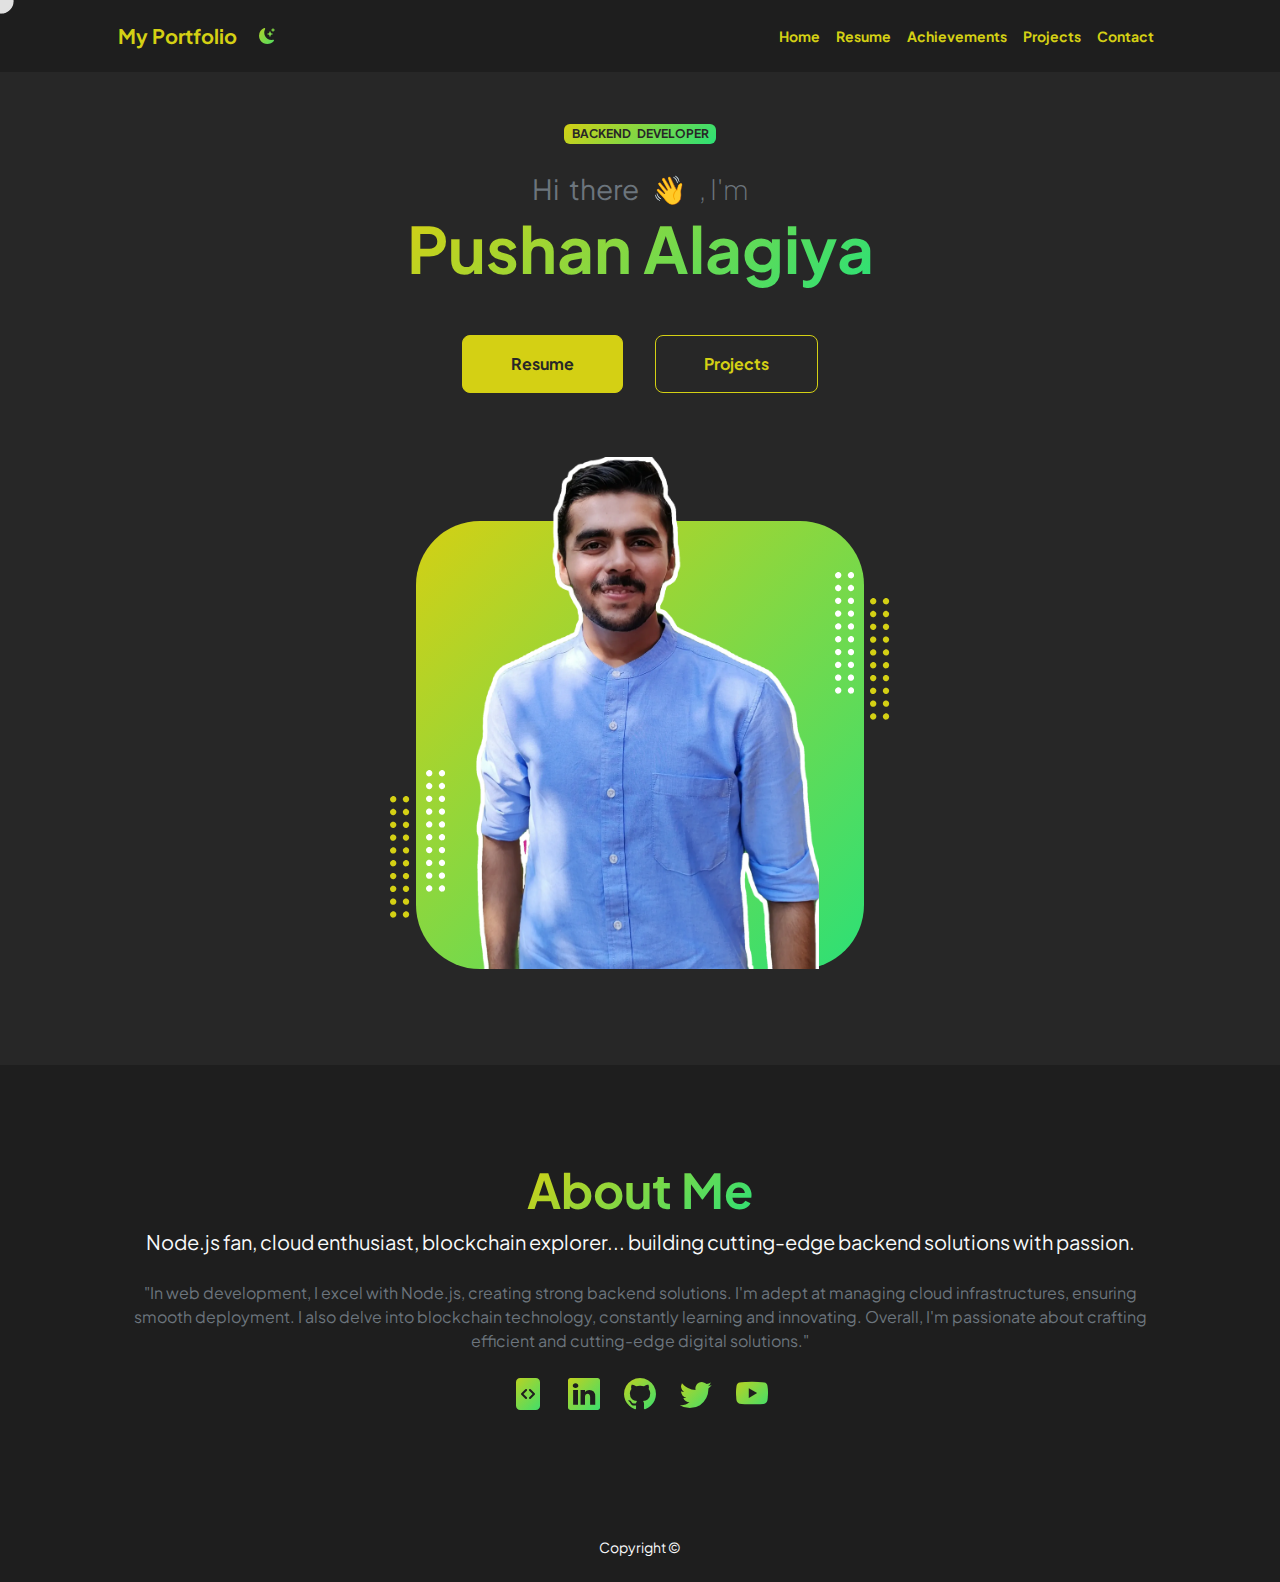
<file: index.html>
<!DOCTYPE html>
<html lang="en">
  <head>
    <meta charset="utf-8" />
    <meta
      name="viewport"
      content="width=device-width, initial-scale=1, shrink-to-fit=no"
    />
    <meta
      name="google-site-verification"
      content="fssZF9jqXUfTCFFUgXvzD3GDM-6fsUcs8nzeJsVhnwI"
    />
    <meta
      name="keywords"
      content="Pushan, Alagiya, Portfoio, NodeJS Portfolio, NodeJS Developer, Blockchain "
    />
    <meta name="description" content="Pushan Alagiya Portfolio" />
    <meta property="og:title" content="Portfolio | Pushan Alagiya" />
    <meta property="og:type" content="website" />
    <meta property="og:url" content="https://pushan-alagiya.github.io/" />
    <title>My portfolio</title>

    <!-- icon-->
    <link rel="icon" type="image/x-icon" href="assets/profile.png" />

    <link rel="stylesheet" href="css/loader.css" />

    <!-- Custom Google font-->
    <link rel="preconnect" href="https://fonts.googleapis.com" />
    <link rel="preconnect" href="https://fonts.gstatic.com" crossorigin />

    <link
      href="https://fonts.googleapis.com/css2?family=Plus+Jakarta+Sans:wght@100;200;300;400;500;600;700;800;900&amp;display=swap"
      rel="stylesheet"
    />

    <!-- Bootstrap icons-->
    <link
      href="https://cdn.jsdelivr.net/npm/bootstrap-icons@1.8.1/font/bootstrap-icons.css"
      rel="stylesheet"
    />

    <!-- amimate -->
    <link
      rel="stylesheet"
      href="https://cdnjs.cloudflare.com/ajax/libs/animate.css/4.1.1/animate.min.css"
    />

    <!-- Core theme CSS (includes Bootstrap)-->
    <link class="corecss" href="css/styles.css" rel="stylesheet" />

    <!-- Bootstrap core JS-->
    <script src="https://cdn.jsdelivr.net/npm/bootstrap@5.2.3/dist/js/bootstrap.bundle.min.js"></script>

    <!-- Core theme JS-->
    <script src="/js/scripts.js"></script>
  </head>

  <body class="d-flex flex-column h-100">
    <div
      id="loadOverlay"
      style="
        background-color: rgb(54, 54, 54);
        position: absolute;
        top: 0px;
        left: 0px;
        width: 100%;
        height: 100%;
        z-index: 2000;
      "
    >
      <div
        style="
          display: flex;
          width: 100%;
          height: 100%;
          margin: auto;
          align-items: center;
          color: white;
          justify-content: center;
          font-size: 24px;
          font-weight: bold; /* Optionally make it bold */
          animation: pulse 1s infinite alternate; /* Add animation */
        "
      >
        <div class="loading-spinner">
          <div class="dot"></div>
          <div class="dot"></div>
          <div class="dot"></div>
        </div>
      </div>
    </div>
    <main class="flex-shrink-0">
      <!-- Navigation-->
      <nav class="navbar navbar-expand-lg navbar-light bg-white py-3">
        <div class="container px-5">
          <a class="navbar-brand" href="index.html"
            ><span class="fw-bolder text-primary">My Portfolio</span></a
          >
          <button class="text-gradient night-toggler">
            <i class="bi bi-moon-stars-fill"></i>
          </button>
          <button
            class="navbar-toggler"
            type="button"
            data-bs-toggle="collapse"
            data-bs-target="#navbarSupportedContent"
            aria-controls="navbarSupportedContent"
            aria-expanded="false"
            aria-label="Toggle navigation"
          >
            <span class="navbar-toggler-icon"></span>
          </button>
          <div class="collapse navbar-collapse" id="navbarSupportedContent">
            <ul class="navbar-nav ms-auto mb-2 mb-lg-0 small fw-bolder">
              <li class="nav-item">
                <a class="nav-link" href="index.html">Home</a>
              </li>
              <li class="nav-item">
                <a class="nav-link" href="resume.html">Resume</a>
              </li>
              <li class="nav-item">
                <a class="nav-link" href="certificates.html">Achievements</a>
              </li>
              <li class="nav-item">
                <a class="nav-link" href="projects.html">Projects</a>
              </li>
              <li class="nav-item">
                <a class="nav-link" href="contact.html">Contact</a>
              </li>
            </ul>
          </div>
        </div>
      </nav>

      <!-- Header-->
      <header class="py-5">
        <div class="container px-5 pb-5">
          <div class="row gx-5 align-items-center">
            <div class="col-xxl-5">
              <!-- Header text content-->
              <div class="text-center text-xxl-start">
                <div
                  class="badge bg-gradient-primary-to-secondary text-white mb-4 animate__animated animate__fadeInDown animate__faster"
                >
                  <div class="text-uppercase">Backend &nbsp; Developer</div>
                </div>
                <div
                  class="fs-3 fw-light text-muted animate__animated animate__fadeInLeft animate__faster"
                >
                  <b> Hi&nbsp; there </b> &nbsp; 👋 &nbsp; , I'm
                </div>
                <h1
                  class="display-3 fw-bolder mb-5 animate__animated animate__fadeInUp animate__faster"
                >
                  <span class="text-gradient d-inline">Pushan Alagiya</span>
                </h1>
                <div
                  class="d-grid gap-3 d-sm-flex justify-content-sm-center justify-content-xxl-start mb-3"
                >
                  <a
                    class="btn btn-primary btn-lg px-5 py-3 me-sm-3 fs-6 fw-bolder animate__animated animate__fadeInLeft animate__faster"
                    href="resume.html"
                    >Resume</a
                  >
                  <a
                    class="btn btn-outline-dark btn-lg px-5 py-3 fs-6 fw-bolder animate__animated animate__fadeInRight animate__faster"
                    href="projects.html"
                    >Projects</a
                  >
                </div>
              </div>
            </div>
            <div class="col-xxl-7">
              <!-- Header profile picture-->
              <div class="d-flex justify-content-center mt-5 mt-xxl-0">
                <div class="profile bg-gradient-primary-to-secondary">
                  <img
                    class="profile-img noinverseimgages animate__animated animate__fadeIn animate__faster"
                    src="assets/Profile photo/profile_final.webp"
                    alt="..."
                  />

                  <div class="dots-1">
                    <!-- SVG Dots-->
                    <svg
                      version="1.1"
                      xmlns="http://www.w3.org/2000/svg"
                      xmlns:xlink="http://www.w3.org/1999/xlink"
                      x="0px"
                      y="0px"
                      viewBox="0 0 191.6 1215.4"
                      style="enable-background: new 0 0 191.6 1215.4"
                      xml:space="preserve"
                    >
                      <g
                        transform="translate(0.000000,1280.000000) scale(0.100000,-0.100000)"
                      >
                        <path
                          d="M227.7,12788.6c-105-35-200-141-222-248c-43-206,163-412,369-369c155,32,275,190,260,339c-11,105-90,213-190,262        C383.7,12801.6,289.7,12808.6,227.7,12788.6z"
                        ></path>
                        <path
                          d="M1507.7,12788.6c-151-50-253-216-222-362c25-119,136-230,254-255c194-41,395,142,375,339c-11,105-90,213-190,262        C1663.7,12801.6,1569.7,12808.6,1507.7,12788.6z"
                        ></path>
                        <path
                          d="M227.7,11508.6c-105-35-200-141-222-248c-43-206,163-412,369-369c155,32,275,190,260,339c-11,105-90,213-190,262        C383.7,11521.6,289.7,11528.6,227.7,11508.6z"
                        ></path>
                        <path
                          d="M1507.7,11508.6c-151-50-253-216-222-362c25-119,136-230,254-255c194-41,395,142,375,339c-11,105-90,213-190,262        C1663.7,11521.6,1569.7,11528.6,1507.7,11508.6z"
                        ></path>
                        <path
                          d="M227.7,10228.6c-105-35-200-141-222-248c-43-206,163-412,369-369c155,32,275,190,260,339c-11,105-90,213-190,262        C383.7,10241.6,289.7,10248.6,227.7,10228.6z"
                        ></path>
                        <path
                          d="M1507.7,10228.6c-105-35-200-141-222-248c-43-206,163-412,369-369c155,32,275,190,260,339c-11,105-90,213-190,262        C1663.7,10241.6,1569.7,10248.6,1507.7,10228.6z"
                        ></path>
                        <path
                          d="M227.7,8948.6c-105-35-200-141-222-248c-43-206,163-412,369-369c155,32,275,190,260,339c-11,105-90,213-190,262        C383.7,8961.6,289.7,8968.6,227.7,8948.6z"
                        ></path>
                        <path
                          d="M1507.7,8948.6c-105-35-200-141-222-248c-43-206,163-412,369-369c155,32,275,190,260,339c-11,105-90,213-190,262        C1663.7,8961.6,1569.7,8968.6,1507.7,8948.6z"
                        ></path>
                        <path
                          d="M227.7,7668.6c-105-35-200-141-222-248c-43-206,163-412,369-369c155,32,275,190,260,339c-11,105-90,213-190,262        C383.7,7681.6,289.7,7688.6,227.7,7668.6z"
                        ></path>
                        <path
                          d="M1507.7,7668.6c-105-35-200-141-222-248c-43-206,163-412,369-369c155,32,275,190,260,339c-11,105-90,213-190,262        C1663.7,7681.6,1569.7,7688.6,1507.7,7668.6z"
                        ></path>
                        <path
                          d="M227.7,6388.6c-105-35-200-141-222-248c-43-206,163-412,369-369c155,32,275,190,260,339c-11,105-90,213-190,262        C383.7,6401.6,289.7,6408.6,227.7,6388.6z"
                        ></path>
                        <path
                          d="M1507.7,6388.6c-105-35-200-141-222-248c-43-206,163-412,369-369c155,32,275,190,260,339c-11,105-90,213-190,262        C1663.7,6401.6,1569.7,6408.6,1507.7,6388.6z"
                        ></path>
                        <path
                          d="M227.7,5108.6c-105-35-200-141-222-248c-43-206,163-412,369-369c155,32,275,190,260,339c-11,105-90,213-190,262        C383.7,5121.6,289.7,5128.6,227.7,5108.6z"
                        ></path>
                        <path
                          d="M1507.7,5108.6c-105-35-200-141-222-248c-43-206,163-412,369-369c155,32,275,190,260,339c-11,105-90,213-190,262        C1663.7,5121.6,1569.7,5128.6,1507.7,5108.6z"
                        ></path>
                        <path
                          d="M227.7,3828.6c-105-35-200-141-222-248c-43-206,163-412,369-369c155,32,275,190,260,339c-11,105-90,213-190,262        C383.7,3841.6,289.7,3848.6,227.7,3828.6z"
                        ></path>
                        <path
                          d="M1507.7,3828.6c-105-35-200-141-222-248c-43-206,163-412,369-369c155,32,275,190,260,339c-11,105-90,213-190,262        C1663.7,3841.6,1569.7,3848.6,1507.7,3828.6z"
                        ></path>
                        <path
                          d="M227.7,2548.6c-105-35-200-141-222-248c-43-206,163-412,369-369c155,32,275,190,260,339c-11,105-90,213-190,262        C383.7,2561.6,289.7,2568.6,227.7,2548.6z"
                        ></path>
                        <path
                          d="M1507.7,2548.6c-105-35-200-141-222-248c-43-206,163-412,369-369c155,32,275,190,260,339c-11,105-90,213-190,262        C1663.7,2561.6,1569.7,2568.6,1507.7,2548.6z"
                        ></path>
                        <path
                          d="M227.7,1268.6c-105-35-200-141-222-248c-43-206,163-412,369-369c155,32,275,190,260,339c-11,105-90,213-190,262        C383.7,1281.6,289.7,1288.6,227.7,1268.6z"
                        ></path>
                        <path
                          d="M1507.7,1268.6c-105-35-200-141-222-248c-43-206,163-412,369-369c155,32,275,190,260,339c-11,105-90,213-190,262        C1663.7,1281.6,1569.7,1288.6,1507.7,1268.6z"
                        ></path>
                      </g>
                    </svg>
                    <!-- END of SVG dots-->
                  </div>
                  <div class="dots-2">
                    <!-- SVG Dots-->
                    <svg
                      version="1.1"
                      xmlns="http://www.w3.org/2000/svg"
                      xmlns:xlink="http://www.w3.org/1999/xlink"
                      x="0px"
                      y="0px"
                      viewBox="0 0 191.6 1215.4"
                      style="enable-background: new 0 0 191.6 1215.4"
                      xml:space="preserve"
                    >
                      <g
                        transform="translate(0.000000,1280.000000) scale(0.100000,-0.100000)"
                      >
                        <path
                          d="M227.7,12788.6c-105-35-200-141-222-248c-43-206,163-412,369-369c155,32,275,190,260,339c-11,105-90,213-190,262        C383.7,12801.6,289.7,12808.6,227.7,12788.6z"
                        ></path>
                        <path
                          d="M1507.7,12788.6c-151-50-253-216-222-362c25-119,136-230,254-255c194-41,395,142,375,339c-11,105-90,213-190,262        C1663.7,12801.6,1569.7,12808.6,1507.7,12788.6z"
                        ></path>
                        <path
                          d="M227.7,11508.6c-105-35-200-141-222-248c-43-206,163-412,369-369c155,32,275,190,260,339c-11,105-90,213-190,262        C383.7,11521.6,289.7,11528.6,227.7,11508.6z"
                        ></path>
                        <path
                          d="M1507.7,11508.6c-151-50-253-216-222-362c25-119,136-230,254-255c194-41,395,142,375,339c-11,105-90,213-190,262        C1663.7,11521.6,1569.7,11528.6,1507.7,11508.6z"
                        ></path>
                        <path
                          d="M227.7,10228.6c-105-35-200-141-222-248c-43-206,163-412,369-369c155,32,275,190,260,339c-11,105-90,213-190,262        C383.7,10241.6,289.7,10248.6,227.7,10228.6z"
                        ></path>
                        <path
                          d="M1507.7,10228.6c-105-35-200-141-222-248c-43-206,163-412,369-369c155,32,275,190,260,339c-11,105-90,213-190,262        C1663.7,10241.6,1569.7,10248.6,1507.7,10228.6z"
                        ></path>
                        <path
                          d="M227.7,8948.6c-105-35-200-141-222-248c-43-206,163-412,369-369c155,32,275,190,260,339c-11,105-90,213-190,262        C383.7,8961.6,289.7,8968.6,227.7,8948.6z"
                        ></path>
                        <path
                          d="M1507.7,8948.6c-105-35-200-141-222-248c-43-206,163-412,369-369c155,32,275,190,260,339c-11,105-90,213-190,262        C1663.7,8961.6,1569.7,8968.6,1507.7,8948.6z"
                        ></path>
                        <path
                          d="M227.7,7668.6c-105-35-200-141-222-248c-43-206,163-412,369-369c155,32,275,190,260,339c-11,105-90,213-190,262        C383.7,7681.6,289.7,7688.6,227.7,7668.6z"
                        ></path>
                        <path
                          d="M1507.7,7668.6c-105-35-200-141-222-248c-43-206,163-412,369-369c155,32,275,190,260,339c-11,105-90,213-190,262        C1663.7,7681.6,1569.7,7688.6,1507.7,7668.6z"
                        ></path>
                        <path
                          d="M227.7,6388.6c-105-35-200-141-222-248c-43-206,163-412,369-369c155,32,275,190,260,339c-11,105-90,213-190,262        C383.7,6401.6,289.7,6408.6,227.7,6388.6z"
                        ></path>
                        <path
                          d="M1507.7,6388.6c-105-35-200-141-222-248c-43-206,163-412,369-369c155,32,275,190,260,339c-11,105-90,213-190,262        C1663.7,6401.6,1569.7,6408.6,1507.7,6388.6z"
                        ></path>
                        <path
                          d="M227.7,5108.6c-105-35-200-141-222-248c-43-206,163-412,369-369c155,32,275,190,260,339c-11,105-90,213-190,262        C383.7,5121.6,289.7,5128.6,227.7,5108.6z"
                        ></path>
                        <path
                          d="M1507.7,5108.6c-105-35-200-141-222-248c-43-206,163-412,369-369c155,32,275,190,260,339c-11,105-90,213-190,262        C1663.7,5121.6,1569.7,5128.6,1507.7,5108.6z"
                        ></path>
                        <path
                          d="M227.7,3828.6c-105-35-200-141-222-248c-43-206,163-412,369-369c155,32,275,190,260,339c-11,105-90,213-190,262        C383.7,3841.6,289.7,3848.6,227.7,3828.6z"
                        ></path>
                        <path
                          d="M1507.7,3828.6c-105-35-200-141-222-248c-43-206,163-412,369-369c155,32,275,190,260,339c-11,105-90,213-190,262        C1663.7,3841.6,1569.7,3848.6,1507.7,3828.6z"
                        ></path>
                        <path
                          d="M227.7,2548.6c-105-35-200-141-222-248c-43-206,163-412,369-369c155,32,275,190,260,339c-11,105-90,213-190,262        C383.7,2561.6,289.7,2568.6,227.7,2548.6z"
                        ></path>
                        <path
                          d="M1507.7,2548.6c-105-35-200-141-222-248c-43-206,163-412,369-369c155,32,275,190,260,339c-11,105-90,213-190,262        C1663.7,2561.6,1569.7,2568.6,1507.7,2548.6z"
                        ></path>
                        <path
                          d="M227.7,1268.6c-105-35-200-141-222-248c-43-206,163-412,369-369c155,32,275,190,260,339c-11,105-90,213-190,262        C383.7,1281.6,289.7,1288.6,227.7,1268.6z"
                        ></path>
                        <path
                          d="M1507.7,1268.6c-105-35-200-141-222-248c-43-206,163-412,369-369c155,32,275,190,260,339c-11,105-90,213-190,262        C1663.7,1281.6,1569.7,1288.6,1507.7,1268.6z"
                        ></path>
                      </g>
                    </svg>
                    <!-- END of SVG dots-->
                  </div>
                  <div class="dots-3">
                    <!-- SVG Dots-->
                    <svg
                      version="1.1"
                      xmlns="http://www.w3.org/2000/svg"
                      xmlns:xlink="http://www.w3.org/1999/xlink"
                      x="0px"
                      y="0px"
                      viewBox="0 0 191.6 1215.4"
                      style="enable-background: new 0 0 191.6 1215.4"
                      xml:space="preserve"
                    >
                      <g
                        transform="translate(0.000000,1280.000000) scale(0.100000,-0.100000)"
                      >
                        <path
                          d="M227.7,12788.6c-105-35-200-141-222-248c-43-206,163-412,369-369c155,32,275,190,260,339c-11,105-90,213-190,262        C383.7,12801.6,289.7,12808.6,227.7,12788.6z"
                        ></path>
                        <path
                          d="M1507.7,12788.6c-151-50-253-216-222-362c25-119,136-230,254-255c194-41,395,142,375,339c-11,105-90,213-190,262        C1663.7,12801.6,1569.7,12808.6,1507.7,12788.6z"
                        ></path>
                        <path
                          d="M227.7,11508.6c-105-35-200-141-222-248c-43-206,163-412,369-369c155,32,275,190,260,339c-11,105-90,213-190,262        C383.7,11521.6,289.7,11528.6,227.7,11508.6z"
                        ></path>
                        <path
                          d="M1507.7,11508.6c-151-50-253-216-222-362c25-119,136-230,254-255c194-41,395,142,375,339c-11,105-90,213-190,262        C1663.7,11521.6,1569.7,11528.6,1507.7,11508.6z"
                        ></path>
                        <path
                          d="M227.7,10228.6c-105-35-200-141-222-248c-43-206,163-412,369-369c155,32,275,190,260,339c-11,105-90,213-190,262        C383.7,10241.6,289.7,10248.6,227.7,10228.6z"
                        ></path>
                        <path
                          d="M1507.7,10228.6c-105-35-200-141-222-248c-43-206,163-412,369-369c155,32,275,190,260,339c-11,105-90,213-190,262        C1663.7,10241.6,1569.7,10248.6,1507.7,10228.6z"
                        ></path>
                        <path
                          d="M227.7,8948.6c-105-35-200-141-222-248c-43-206,163-412,369-369c155,32,275,190,260,339c-11,105-90,213-190,262        C383.7,8961.6,289.7,8968.6,227.7,8948.6z"
                        ></path>
                        <path
                          d="M1507.7,8948.6c-105-35-200-141-222-248c-43-206,163-412,369-369c155,32,275,190,260,339c-11,105-90,213-190,262        C1663.7,8961.6,1569.7,8968.6,1507.7,8948.6z"
                        ></path>
                        <path
                          d="M227.7,7668.6c-105-35-200-141-222-248c-43-206,163-412,369-369c155,32,275,190,260,339c-11,105-90,213-190,262        C383.7,7681.6,289.7,7688.6,227.7,7668.6z"
                        ></path>
                        <path
                          d="M1507.7,7668.6c-105-35-200-141-222-248c-43-206,163-412,369-369c155,32,275,190,260,339c-11,105-90,213-190,262        C1663.7,7681.6,1569.7,7688.6,1507.7,7668.6z"
                        ></path>
                        <path
                          d="M227.7,6388.6c-105-35-200-141-222-248c-43-206,163-412,369-369c155,32,275,190,260,339c-11,105-90,213-190,262        C383.7,6401.6,289.7,6408.6,227.7,6388.6z"
                        ></path>
                        <path
                          d="M1507.7,6388.6c-105-35-200-141-222-248c-43-206,163-412,369-369c155,32,275,190,260,339c-11,105-90,213-190,262        C1663.7,6401.6,1569.7,6408.6,1507.7,6388.6z"
                        ></path>
                        <path
                          d="M227.7,5108.6c-105-35-200-141-222-248c-43-206,163-412,369-369c155,32,275,190,260,339c-11,105-90,213-190,262        C383.7,5121.6,289.7,5128.6,227.7,5108.6z"
                        ></path>
                        <path
                          d="M1507.7,5108.6c-105-35-200-141-222-248c-43-206,163-412,369-369c155,32,275,190,260,339c-11,105-90,213-190,262        C1663.7,5121.6,1569.7,5128.6,1507.7,5108.6z"
                        ></path>
                        <path
                          d="M227.7,3828.6c-105-35-200-141-222-248c-43-206,163-412,369-369c155,32,275,190,260,339c-11,105-90,213-190,262        C383.7,3841.6,289.7,3848.6,227.7,3828.6z"
                        ></path>
                        <path
                          d="M1507.7,3828.6c-105-35-200-141-222-248c-43-206,163-412,369-369c155,32,275,190,260,339c-11,105-90,213-190,262        C1663.7,3841.6,1569.7,3848.6,1507.7,3828.6z"
                        ></path>
                        <path
                          d="M227.7,2548.6c-105-35-200-141-222-248c-43-206,163-412,369-369c155,32,275,190,260,339c-11,105-90,213-190,262        C383.7,2561.6,289.7,2568.6,227.7,2548.6z"
                        ></path>
                        <path
                          d="M1507.7,2548.6c-105-35-200-141-222-248c-43-206,163-412,369-369c155,32,275,190,260,339c-11,105-90,213-190,262        C1663.7,2561.6,1569.7,2568.6,1507.7,2548.6z"
                        ></path>
                        <path
                          d="M227.7,1268.6c-105-35-200-141-222-248c-43-206,163-412,369-369c155,32,275,190,260,339c-11,105-90,213-190,262        C383.7,1281.6,289.7,1288.6,227.7,1268.6z"
                        ></path>
                        <path
                          d="M1507.7,1268.6c-105-35-200-141-222-248c-43-206,163-412,369-369c155,32,275,190,260,339c-11,105-90,213-190,262        C1663.7,1281.6,1569.7,1288.6,1507.7,1268.6z"
                        ></path>
                      </g>
                    </svg>
                    <!-- END of SVG dots-->
                  </div>
                  <div class="dots-4">
                    <!-- SVG Dots-->
                    <svg
                      version="1.1"
                      xmlns="http://www.w3.org/2000/svg"
                      xmlns:xlink="http://www.w3.org/1999/xlink"
                      x="0px"
                      y="0px"
                      viewBox="0 0 191.6 1215.4"
                      style="enable-background: new 0 0 191.6 1215.4"
                      xml:space="preserve"
                    >
                      <g
                        transform="translate(0.000000,1280.000000) scale(0.100000,-0.100000)"
                      >
                        <path
                          d="M227.7,12788.6c-105-35-200-141-222-248c-43-206,163-412,369-369c155,32,275,190,260,339c-11,105-90,213-190,262        C383.7,12801.6,289.7,12808.6,227.7,12788.6z"
                        ></path>
                        <path
                          d="M1507.7,12788.6c-151-50-253-216-222-362c25-119,136-230,254-255c194-41,395,142,375,339c-11,105-90,213-190,262        C1663.7,12801.6,1569.7,12808.6,1507.7,12788.6z"
                        ></path>
                        <path
                          d="M227.7,11508.6c-105-35-200-141-222-248c-43-206,163-412,369-369c155,32,275,190,260,339c-11,105-90,213-190,262        C383.7,11521.6,289.7,11528.6,227.7,11508.6z"
                        ></path>
                        <path
                          d="M1507.7,11508.6c-151-50-253-216-222-362c25-119,136-230,254-255c194-41,395,142,375,339c-11,105-90,213-190,262        C1663.7,11521.6,1569.7,11528.6,1507.7,11508.6z"
                        ></path>
                        <path
                          d="M227.7,10228.6c-105-35-200-141-222-248c-43-206,163-412,369-369c155,32,275,190,260,339c-11,105-90,213-190,262        C383.7,10241.6,289.7,10248.6,227.7,10228.6z"
                        ></path>
                        <path
                          d="M1507.7,10228.6c-105-35-200-141-222-248c-43-206,163-412,369-369c155,32,275,190,260,339c-11,105-90,213-190,262        C1663.7,10241.6,1569.7,10248.6,1507.7,10228.6z"
                        ></path>
                        <path
                          d="M227.7,8948.6c-105-35-200-141-222-248c-43-206,163-412,369-369c155,32,275,190,260,339c-11,105-90,213-190,262        C383.7,8961.6,289.7,8968.6,227.7,8948.6z"
                        ></path>
                        <path
                          d="M1507.7,8948.6c-105-35-200-141-222-248c-43-206,163-412,369-369c155,32,275,190,260,339c-11,105-90,213-190,262        C1663.7,8961.6,1569.7,8968.6,1507.7,8948.6z"
                        ></path>
                        <path
                          d="M227.7,7668.6c-105-35-200-141-222-248c-43-206,163-412,369-369c155,32,275,190,260,339c-11,105-90,213-190,262        C383.7,7681.6,289.7,7688.6,227.7,7668.6z"
                        ></path>
                        <path
                          d="M1507.7,7668.6c-105-35-200-141-222-248c-43-206,163-412,369-369c155,32,275,190,260,339c-11,105-90,213-190,262        C1663.7,7681.6,1569.7,7688.6,1507.7,7668.6z"
                        ></path>
                        <path
                          d="M227.7,6388.6c-105-35-200-141-222-248c-43-206,163-412,369-369c155,32,275,190,260,339c-11,105-90,213-190,262        C383.7,6401.6,289.7,6408.6,227.7,6388.6z"
                        ></path>
                        <path
                          d="M1507.7,6388.6c-105-35-200-141-222-248c-43-206,163-412,369-369c155,32,275,190,260,339c-11,105-90,213-190,262        C1663.7,6401.6,1569.7,6408.6,1507.7,6388.6z"
                        ></path>
                        <path
                          d="M227.7,5108.6c-105-35-200-141-222-248c-43-206,163-412,369-369c155,32,275,190,260,339c-11,105-90,213-190,262        C383.7,5121.6,289.7,5128.6,227.7,5108.6z"
                        ></path>
                        <path
                          d="M1507.7,5108.6c-105-35-200-141-222-248c-43-206,163-412,369-369c155,32,275,190,260,339c-11,105-90,213-190,262        C1663.7,5121.6,1569.7,5128.6,1507.7,5108.6z"
                        ></path>
                        <path
                          d="M227.7,3828.6c-105-35-200-141-222-248c-43-206,163-412,369-369c155,32,275,190,260,339c-11,105-90,213-190,262        C383.7,3841.6,289.7,3848.6,227.7,3828.6z"
                        ></path>
                        <path
                          d="M1507.7,3828.6c-105-35-200-141-222-248c-43-206,163-412,369-369c155,32,275,190,260,339c-11,105-90,213-190,262        C1663.7,3841.6,1569.7,3848.6,1507.7,3828.6z"
                        ></path>
                        <path
                          d="M227.7,2548.6c-105-35-200-141-222-248c-43-206,163-412,369-369c155,32,275,190,260,339c-11,105-90,213-190,262        C383.7,2561.6,289.7,2568.6,227.7,2548.6z"
                        ></path>
                        <path
                          d="M1507.7,2548.6c-105-35-200-141-222-248c-43-206,163-412,369-369c155,32,275,190,260,339c-11,105-90,213-190,262        C1663.7,2561.6,1569.7,2568.6,1507.7,2548.6z"
                        ></path>
                        <path
                          d="M227.7,1268.6c-105-35-200-141-222-248c-43-206,163-412,369-369c155,32,275,190,260,339c-11,105-90,213-190,262        C383.7,1281.6,289.7,1288.6,227.7,1268.6z"
                        ></path>
                        <path
                          d="M1507.7,1268.6c-105-35-200-141-222-248c-43-206,163-412,369-369c155,32,275,190,260,339c-11,105-90,213-190,262        C1663.7,1281.6,1569.7,1288.6,1507.7,1268.6z"
                        ></path>
                      </g>
                    </svg>
                    <!-- END of SVG dots-->
                  </div>
                </div>
              </div>
            </div>
          </div>
        </div>
      </header>
      <!-- About Section-->
      <section class="bg-light py-5">
        <div class="container px-5">
          <div class="row gx-5 justify-content-center">
            <div class="col-xxl-8">
              <div
                class="text-center my-5 animate__animated animate__fadeInDown animate__fast"
              >
                <h2 class="display-5 fw-bolder">
                  <span class="text-gradient d-inline">About Me</span>
                </h2>
                <p class="lead fw-light mb-4">
                  <b>
                    Node.js fan, cloud enthusiast, blockchain explorer...
                    building cutting-edge backend solutions with passion.
                  </b>
                </p>
                <p
                  class="text-muted animate__animated animate__fadeInUp animate__fast"
                >
                  "In web development, I excel with Node.js, creating strong
                  backend solutions. I'm adept at managing cloud
                  infrastructures, ensuring smooth deployment. I also delve into
                  blockchain technology, constantly learning and innovating.
                  Overall, I'm passionate about crafting efficient and
                  cutting-edge digital solutions."
                </p>
                <div
                  class="d-flex justify-content-center fs-2 gap-4 animate__animated animate__fadeIn animate__fast"
                >
                  <a
                    class="text-gradient"
                    href="https://devfolio.co/@pushan_alagiya"
                  >
                    <i class="bi bi-file-code-fill"></i>
                  </a>
                  <a
                    class="text-gradient"
                    href="https://www.linkedin.com/in/pushan-alagiya-7a332220b"
                  >
                    <i class="bi bi-linkedin"></i>
                  </a>
                  <a
                    class="text-gradient"
                    href="https://github.com/pushan-alagiya"
                  >
                    <i class="bi bi-github"></i>
                  </a>
                  <a
                    class="text-gradient"
                    href="https://twitter.com/alagiyapushan"
                  >
                    <i class="bi bi-twitter"></i>
                  </a>
                  <a
                    class="text-gradient"
                    href="https://www.youtube.com/channel/UCC6XM-0RirW0uYAafl0o6Wg"
                  >
                    <i class="bi bi-youtube"></i>
                  </a>
                </div>
              </div>
            </div>
          </div>
        </div>
      </section>
    </main>
    <!-- Footer-->
    <footer class="bg-white py-4 mt-auto">
      <div class="container px-5">
        <div class="d-flex justify-content-center">
          <div class="col-auto">
            <div class="small m-0">Copyright &copy;</div>
          </div>
        </div>
      </div>
    </footer>
  </body>
</html>
</file>
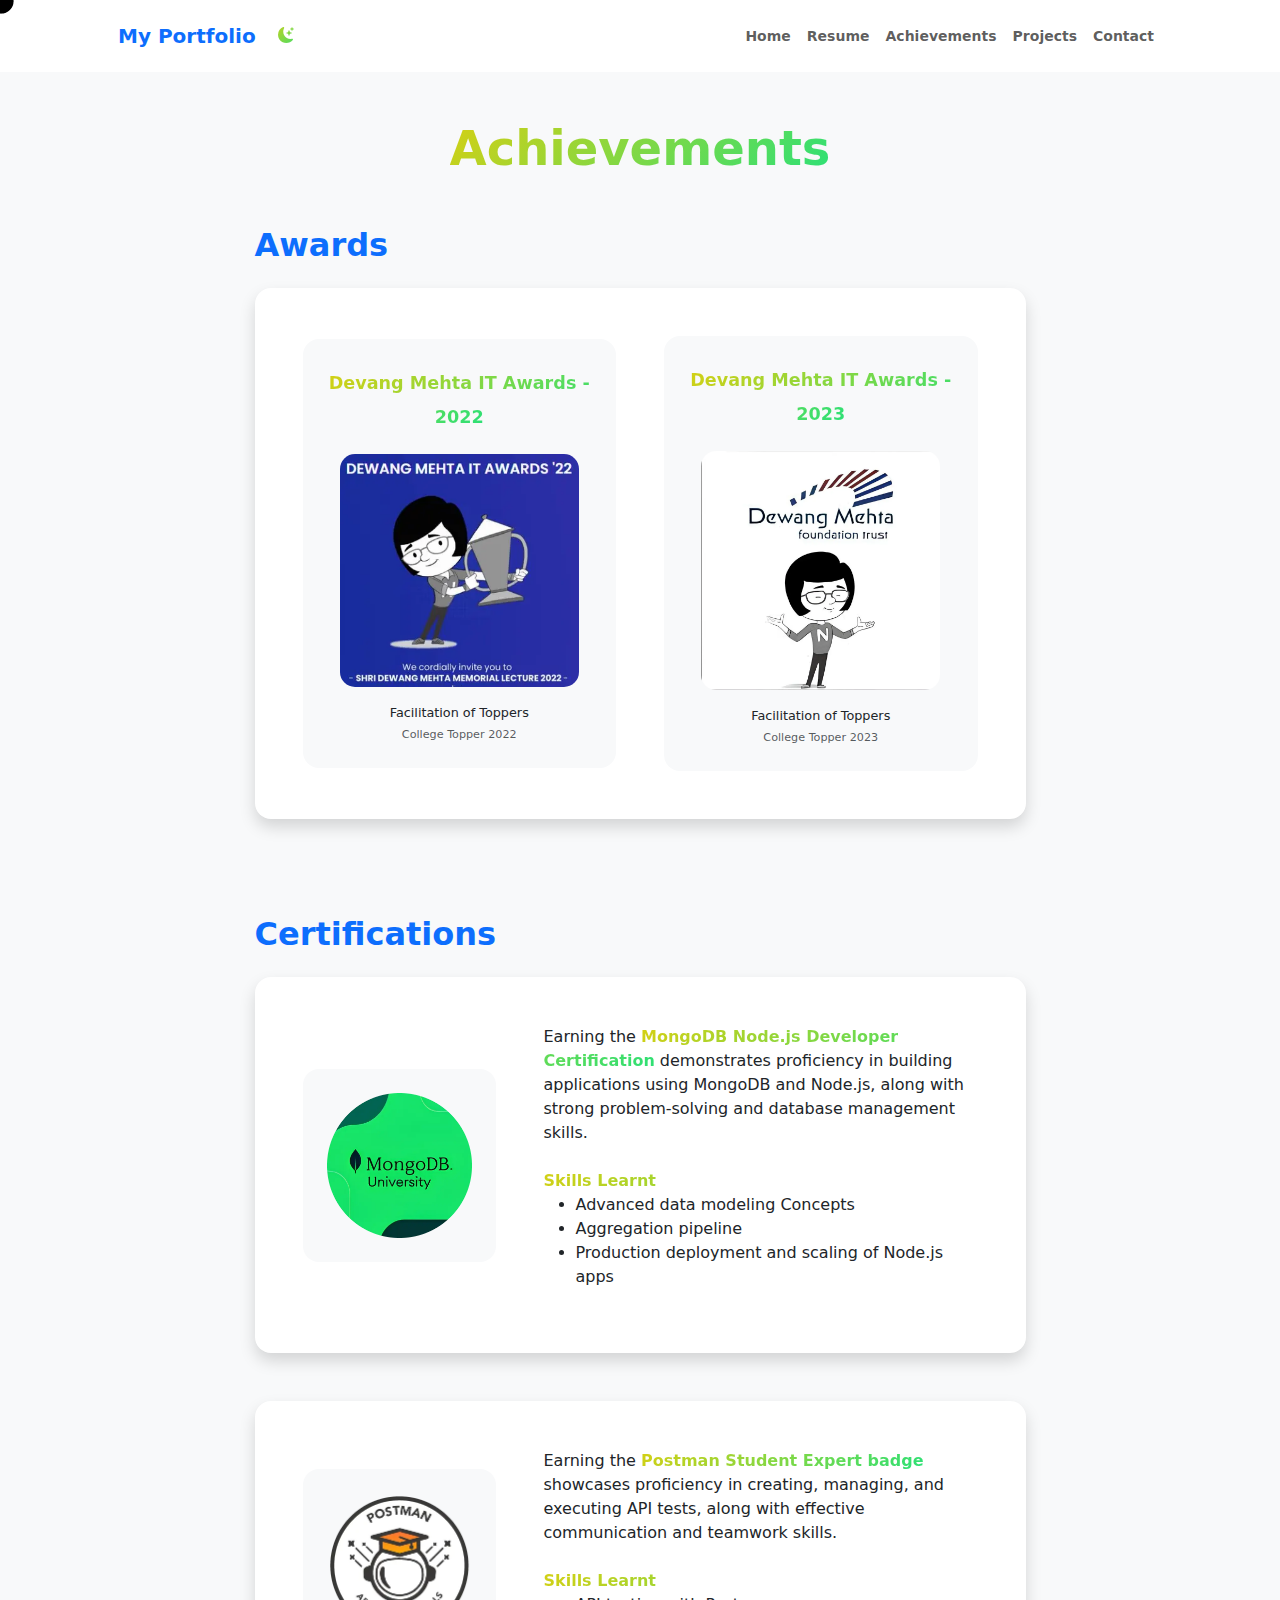
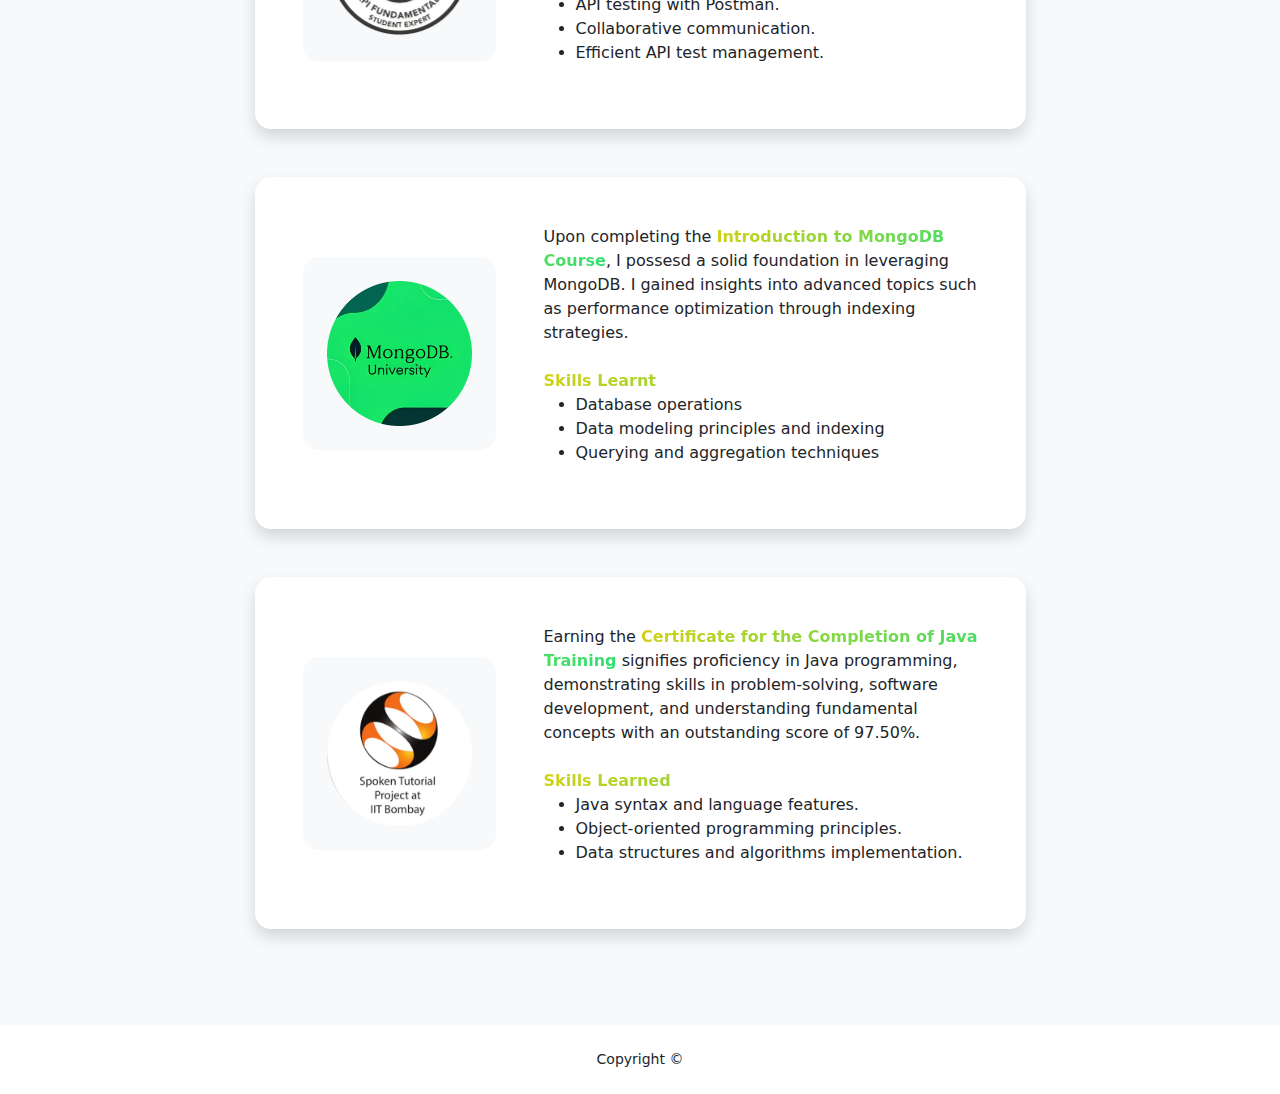
<file: certificates.html>
<!DOCTYPE html>
<html lang="en">
  <head>
    <meta charset="utf-8" />
    <meta
      name="viewport"
      content="width=device-width, initial-scale=1, shrink-to-fit=no"
    />
    <meta
      name="google-site-verification"
      content="fssZF9jqXUfTCFFUgXvzD3GDM-6fsUcs8nzeJsVhnwI"
    />
    <meta
      name="keywords"
      content="Pushan, Alagiya, Portfoio, NodeJS Portfolio, NodeJS Developer, Blockchain "
    />
    <meta name="description" content="Pushan Alagiya Portfolio" />
    <meta property="og:title" content="Certificates | Pushan Alagiya" />
    <meta property="og:type" content="website" />
    <meta property="og:url" content="https://pushan-alagiya.github.io/certificates" />
    <title>Certificates</title>

    <link rel="stylesheet" href="css/loader.css" />


    <!-- icon-->
    <link rel="icon" type="image/x-icon" href="assets/profile.png" />

    <!-- Custom Google font-->
    <link rel="preconnect" href="https://fonts.googleapis.com" />
    <link rel="preconnect" href="https://fonts.gstatic.com" crossorigin />
    <link
      href="https://fonts.googleapis.com/css2?family=Plus+Jakarta+Sans:wght@100;200;300;400;500;600;700;800;900&amp;display=swap"
      rel="stylesheet"
    />

    <!-- Bootstrap icons-->
    <link
      href="https://cdn.jsdelivr.net/npm/bootstrap-icons@1.8.1/font/bootstrap-icons.css"
      rel="stylesheet"
    />

    <!-- Core theme CSS (includes Bootstrap)-->
    <link class="corecss" href="css/styles.css" rel="stylesheet" />
    <link rel="stylesheet" href="https://stackpath.bootstrapcdn.com/bootstrap/5.0.0/css/bootstrap.min.css">

    <!-- Bootstrap core JS-->
    <script src="https://cdn.jsdelivr.net/npm/bootstrap@5.2.3/dist/js/bootstrap.bundle.min.js"></script>

    <script>
      let description = document.getElementById("loadOverlay");
      setTimeout(() => {
        description.setAttribute("style", "display: none;");
      }, 1500);
    </script>
    
    <!-- Core theme JS-->
    <script src="js/scripts.js"></script>
  </head>

  <body class="d-flex flex-column h-100 bg-light">
    <main class="flex-shrink-0">
      <div
      id="loadOverlay"
      style="
        background-color: rgb(54, 54, 54);
        position: absolute;
        top: 0px;
        left: 0px;
        width: 100%;
        height: 100%;
        z-index: 2000;
      "
    >
      <div
        style="
          display: flex;
          width: 100%;
          height: 100%;
          margin: auto;
          align-items: center;
          color: white;
          justify-content: center;
          font-size: 24px;
          font-weight: bold; /* Optionally make it bold */
          animation: pulse 1s infinite alternate; /* Add animation */
        "
      >
        <div class="loading-spinner">
          <div class="dot"></div>
          <div class="dot"></div>
          <div class="dot"></div>
        </div>
      </div>
    </div>
      <!-- Navigation-->
      <nav class="navbar navbar-expand-lg navbar-light bg-white py-3">
        <div class="container px-5">
          <a class="navbar-brand" href="index.html"
            ><span class="fw-bolder text-primary">My Portfolio</span></a
          >
          <button class="text-gradient night-toggler">
            <i class="bi bi-moon-stars-fill"></i>
          </button>
          <button
            class="navbar-toggler"
            type="button"
            data-bs-toggle="collapse"
            data-bs-target="#navbarSupportedContent"
            aria-controls="navbarSupportedContent"
            aria-expanded="false"
            aria-label="Toggle navigation"
          >
            <span class="navbar-toggler-icon"></span>
          </button>
          <div class="collapse navbar-collapse" id="navbarSupportedContent">
            <ul class="navbar-nav ms-auto mb-2 mb-lg-0 small fw-bolder">
              <li class="nav-item">
                <a class="nav-link" href="index.html">Home</a>
              </li>
              <li class="nav-item">
                <a class="nav-link" href="resume.html">Resume</a>
              </li>
              <li class="nav-item">
                <a class="nav-link" href="certificates.html">Achievements</a>
              </li>
              <li class="nav-item">
                <a class="nav-link" href="projects.html">Projects</a>
              </li>
              <li class="nav-item">
                <a class="nav-link" href="contact.html">Contact</a>
              </li>
            </li>
          </div>
        </div>
      </nav>

      <!-- Page Content-->
      <div class="container px-5 my-5">
        <div class="text-center mb-5">
          <h1 class="display-5 fw-bolder mb-0">
            <span class="text-gradient d-inline">Achievements</span>
          </h1>
        </div>
        <div class="row gx-5 justify-content-center">
          <div class="col-lg-11 col-xl-9 col-xxl-8">
            <!-- Awards Section-->
    <!-- Awards Section-->
    <section>
        <h2 class="text-primary fw-bolder mb-4">Awards</h2>
        <!--  Card 1-->
        <div class="card shadow border-0 rounded-4 mb-5">
          <div class="card-body p-5">
            <div class="row align-items-center gx-5">
              
              <!-- CARD 1 -->
              <div class="col text-center text-mg-start mb-5 mb-lg-0">
                <div class="bg-light p-4 rounded-4">
                  <h3 class="fw-bolder mb-0">
                    <span class="text-gradient small-awards d-inline">Devang Mehta IT Awards - 2022</span>
                  </h3>
                  <br>
                  <a href="https://dewangmehtafoundation.org/" target="_blank"><img class="border-rad noinverseimgages" src="assets/Awards/DMIA - 2022.webp" width="90%" alt=""></a>
                  <div class="text-sm awards-text">
                    Facilitation of Toppers <br>
                    <div class="small text-muted lower-text">College Topper 2022</div>
                  </div>
                </div>  
              </div>
  
              <!-- CARD 2 -->
              <div class="col-lg-6">
                <div class="col text-center text-mg-start  mb-lg-0">
                  <div class="bg-light p-4 rounded-4">
                    <h3 class="fw-bolder mb-0">
                      <span class="text-gradient small-awards d-inline">Devang Mehta IT Awards - 2023</span>
                    </h3>
                    <br>
                    <a href="https://dewangmehtafoundation.org/" target="_blank"><img class="border-rad noinverseimgages" src="assets/Awards/DM.webp" width="90%" alt=""></a>
                    <div class="text-sm awards-text">
                      Facilitation of Toppers <br>
                      <div class="small text-muted  lower-text">College Topper 2023</div>
                    </div>
                  </div>  
                </div>  
              </div>
  
            </div>
          </div>
        </div>
        </section>
  
        <!-- Divider-->
        <div class="pb-5"></div>

        <section>
            <h2 class="text-primary fw-bolder mb-4">Certifications</h2>
            
            <!-- MongoDB NodeJS -->
            <div class="card shadow border-0 rounded-4 mb-5">
              <div class="card-body p-5">
                <div class="row align-items-center gx-5">
                  <div class="col text-center text-mg-start mb-4 mb-lg-0" >
                    <div class="bg-light p-4 rounded-4">
                      
                      <a href="https://drive.google.com/file/d/1DPr9l6IebIHeSC-fqfnh9xCpGBl1vTsP/view?usp=drivesdk" target="_blank" ><img class="border-rad noinverseimgages" src="assets/Certifications/mongodb.webp" width="100%" alt=""></a>
                    </div>
                  </div>
                  <div class="col-lg-8">
                    <div class="text-sm">
                      Earning the <b class="text-gradient">MongoDB Node.js Developer Certification</b> demonstrates proficiency in building applications using MongoDB and Node.js, along with strong problem-solving and database management skills.
                    </div>
                    <br>
                    <div class="text-gradient fw-bolder">Skills Learnt </div>
                    <ul>
                      <li class="skills-learnt text-sm">Advanced data modeling Concepts</li>
                      <li class="skills-learnt text-sm">Aggregation pipeline</li>
                      <li class="skills-learnt text-sm">Production deployment and scaling of Node.js apps</li>
                    </ul>
                  </div>
                </div>
              </div>
            </div> 

             <!--  Postman Students Expert -->
            <div class="card shadow border-0 rounded-4 mb-5">
              <div class="card-body p-5">
                <div class="row align-items-center gx-5">
                  <div class="col text-center text-mg-start mb-4 mb-lg-0" >
                    <div class="bg-light p-4 rounded-4">
                      
                      <a href="https://badgr.com/public/assertions/ieiKNkNNS_e8ZV_d00Av3g" target="_blank" ><img class="border-rad noinverseimgages" src="assets/Certifications/Postman.webp" width="100%" alt=""></a>
                    </div>
                  </div>
                  <div class="col-lg-8">
                    <div class="text-sm">
                        Earning the <b class="text-gradient">Postman Student Expert badge</b> showcases proficiency in creating, managing, and executing API tests, along with effective communication and teamwork skills.
                    </div>
                    <br>
                    <div class="text-gradient fw-bolder">Skills Learnt </div>
                    <ul>
                        <li class="skills-learnt text-sm">API testing with Postman.</li>
                        <li class="skills-learnt text-sm">   Collaborative communication.</li>
                        <li class="skills-learnt text-sm">  Efficient API test management.</li>
                    </ul>
                  </div>
                </div>
              </div>
            </div>

            <!--  MongoDB Intro -->
            <div class="card shadow border-0 rounded-4 mb-5">
              <div class="card-body p-5">
                <div class="row align-items-center gx-5">
                  <div class="col text-center text-mg-start mb-4 mb-lg-0" >
                    <div class="bg-light p-4 rounded-4">
                      
                      <a href="https://badgr.com/public/assertions/ieiKNkNNS_e8ZV_d00Av3g" target="_blank" ><img class="border-rad noinverseimgages" src="assets/Certifications/mongodb.webp" width="100%" alt=""></a>
                    </div>
                  </div>
                  <div class="col-lg-8">
                    <div class="text-sm">
                        Upon completing the <b class="text-gradient">Introduction to MongoDB Course</b>, I possesd a solid foundation in leveraging MongoDB. I gained insights into advanced topics such as performance optimization through indexing strategies.
                    </div>
                    <br>
                    <div class="text-gradient fw-bolder">Skills Learnt</div>
                    <ul>
                        <li class="skills-learnt text-sm">Database operations</li>
                        <li class="skills-learnt text-sm">Data modeling principles and indexing</li>
                        <li class="skills-learnt text-sm">Querying and aggregation techniques</li>
                    </ul>
                </div>
                
                </div>
              </div>
            </div>


             <!--  NPTEL - Java -->
             <div class="card shadow border-0 rounded-4 mb-5">
              <div class="card-body p-5">
                <div class="row align-items-center gx-5">
                  <div class="col text-center text-mg-start mb-4 mb-lg-0" >
                    <div class="bg-light p-4 rounded-4">
                      
                      <a href="https://drive.google.com/file/d/1l7wiB3xTyJJJWpb3Hf29risnsFYhI-LV/view?usp=sharing" target="_blank" ><img class="border-rad noinverseimgages" src="assets/Certifications/NPTEL-Java.webp" width="100%" alt=""></a>
                    </div>
                  </div>
                  <div class="col-lg-8">
                    <div class="text-sm">
                      Earning the <b class="text-gradient">Certificate for the Completion of Java Training</b> signifies proficiency in Java programming, demonstrating skills in problem-solving, software development, and understanding fundamental concepts with an outstanding score of 97.50%.
                  </div>
                  <br>
                  <div class="text-gradient fw-bolder">Skills Learned</div>
                  <ul>
                      <li class="skills-learnt text-sm">Java syntax and language features.</li>
                      <li class="skills-learnt text-sm">Object-oriented programming principles.</li>
                      <li class="skills-learnt text-sm">Data structures and algorithms implementation.</li>
                  </ul>
                  
                  </div>
                </div>
              </div>
            </div>

            </div>
          </section>
        </main>


    <!-- Footer-->
    <footer class="bg-white py-4 mt-auto">
      <div class="container px-5">
        <div class="d-flex justify-content-center">
          <div class="col-auto">
            <div class="small m-0">Copyright &copy;</div>
          </div>
        </div>
      </div>
    </footer>
    
  </body>
</html>
</file>
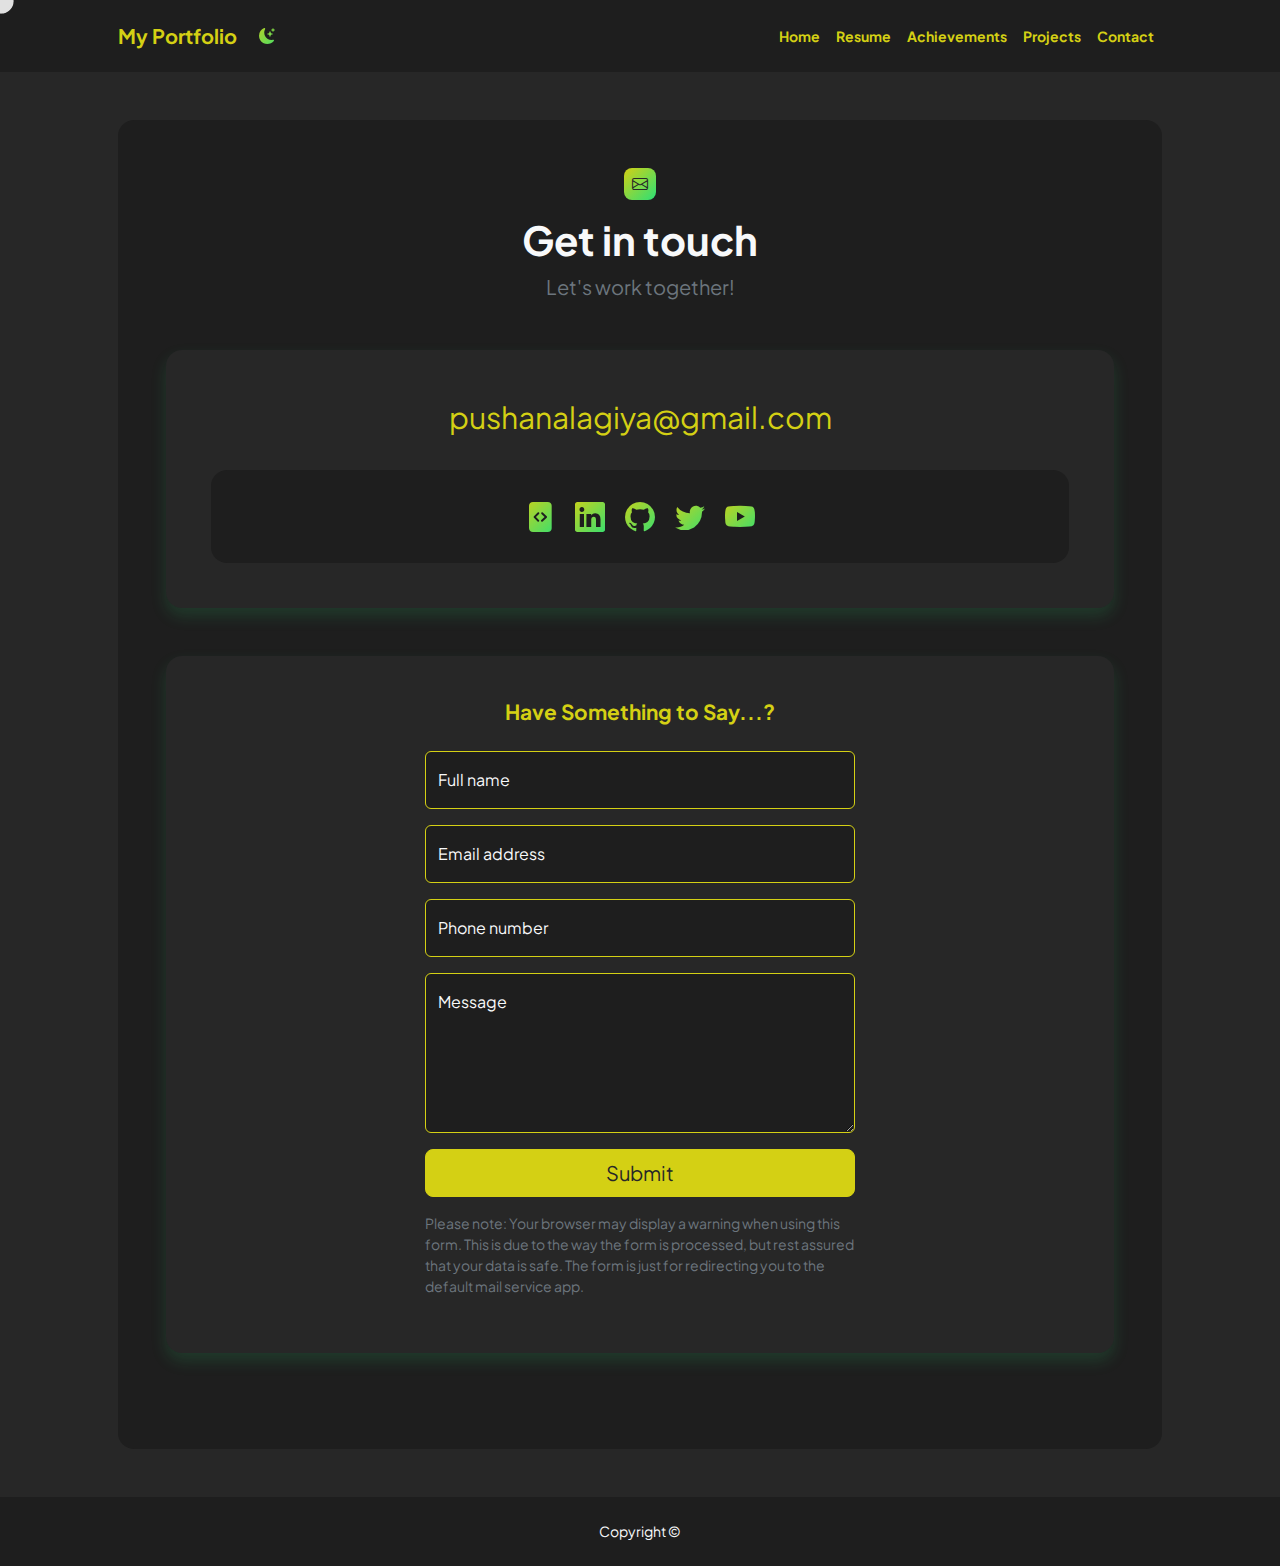
<file: contact.html>
<!DOCTYPE html>
<html lang="en">
  <head>
    <meta charset="utf-8" />
    <meta
      name="viewport"
      content="width=device-width, initial-scale=1, shrink-to-fit=no"
    />
    <meta
      name="google-site-verification"
      content="fssZF9jqXUfTCFFUgXvzD3GDM-6fsUcs8nzeJsVhnwI"
    />
    <meta
      name="keywords"
      content="Pushan, Alagiya, Portfoio, NodeJS Portfolio, NodeJS Developer, Blockchain "
    />
    <meta name="description" content="Pushan Alagiya Portfolio" />
    <meta property="og:title" content="Contact | Pushan Alagiya" />
    <meta property="og:type" content="website" />
    <meta
      property="og:url"
      content="https://pushan-alagiya.github.io/contact"
    />
    <title>My portfolio</title>

    <link rel="stylesheet" href="css/loader.css" />

    <!-- icon-->
    <link rel="icon" type="image/x-icon" href="assets/profile.png" />

    <!-- Custom Google font-->
    <link rel="preconnect" href="https://fonts.googleapis.com" />
    <link rel="preconnect" href="https://fonts.gstatic.com" crossorigin />
    <link
      href="https://fonts.googleapis.com/css2?family=Plus+Jakarta+Sans:wght@100;200;300;400;500;600;700;800;900&amp;display=swap"
      rel="stylesheet"
    />

    <!-- Bootstrap icons-->
    <link
      href="https://cdn.jsdelivr.net/npm/bootstrap-icons@1.8.1/font/bootstrap-icons.css"
      rel="stylesheet"
    />

    <!-- Core theme CSS (includes Bootstrap)-->
    <link class="corecss" href="css/styles.css" rel="stylesheet" />

    <!-- Bootstrap core JS-->
    <script src="https://cdn.jsdelivr.net/npm/bootstrap@5.2.3/dist/js/bootstrap.bundle.min.js"></script>

    <script>
      let description = document.getElementById("loadOverlay");
      setTimeout(() => {
        description.setAttribute("style", "display: none;");
      }, 1500);
    </script>

    <!-- Core theme JS-->
    <script src="js/scripts.js"></script>
    <script src="js/form-validation.js"></script>
  </head>

  <body class="d-flex flex-column">
    <div
      id="loadOverlay"
      style="
        background-color: rgb(54, 54, 54);
        position: absolute;
        top: 0px;
        left: 0px;
        width: 100%;
        height: 100%;
        z-index: 2000;
      "
    >
      <div
        style="
          display: flex;
          width: 100%;
          height: 100%;
          margin: auto;
          align-items: center;
          color: white;
          justify-content: center;
          font-size: 24px;
          font-weight: bold; /* Optionally make it bold */
          animation: pulse 1s infinite alternate; /* Add animation */
        "
      >
        <div class="loading-spinner">
          <div class="dot"></div>
          <div class="dot"></div>
          <div class="dot"></div>
        </div>
      </div>
    </div>
    <main class="flex-shrink-0">
      <!-- Navigation-->
      <nav class="navbar navbar-expand-lg navbar-light bg-white py-3">
        <div class="container px-5">
          <a class="navbar-brand" href="index.html"
            ><span class="fw-bolder text-primary">My Portfolio</span></a
          >
          <button class="text-gradient night-toggler">
            <i class="bi bi-moon-stars-fill"></i>
          </button>
          <button
            class="navbar-toggler"
            type="button"
            data-bs-toggle="collapse"
            data-bs-target="#navbarSupportedContent"
            aria-controls="navbarSupportedContent"
            aria-expanded="false"
            aria-label="Toggle navigation"
          >
            <span class="navbar-toggler-icon"></span>
          </button>
          <div class="collapse navbar-collapse" id="navbarSupportedContent">
            <ul class="navbar-nav ms-auto mb-2 mb-lg-0 small fw-bolder">
              <li class="nav-item">
                <a class="nav-link" href="index.html">Home</a>
              </li>
              <li class="nav-item">
                <a class="nav-link" href="resume.html">Resume</a>
              </li>
              <li class="nav-item">
                <a class="nav-link" href="certificates.html">Achievements</a>
              </li>
              <li class="nav-item">
                <a class="nav-link" href="projects.html">Projects</a>
              </li>
              <li class="nav-item">
                <a class="nav-link" href="contact.html">Contact</a>
              </li>
            </ul>
          </div>
        </div>
      </nav>

      <!-- Page content-->
      <section class="py-5">
        <div class="container px-5">
          <!-- Contact form-->
          <div class="bg-light rounded-4 py-5 px-4 px-md-5">
            <div class="text-center mb-5">
              <div
                class="feature bg-primary bg-gradient-primary-to-secondary text-white rounded-3 mb-3"
              >
                <i class="bi bi-envelope"></i>
              </div>
              <h1 class="fw-bolder">Get in touch</h1>
              <p class="lead fw-normal text-muted mb-0">Let's work together!</p>
            </div>

            <div class="card shadow border-0 rounded-4 mb-5">
              <div class="card-body contact-card">
                <div
                  class="text-primary d-flex justify-content-center gap-4 email-in-contact"
                >
                  pushanalagiya@gmail.com
                </div>
                <div class="bg-light p-4 rounded-4">
                  <div class="d-flex justify-content-center contact-items">
                    <a
                      class="text-gradient"
                      href="https://devfolio.co/@pushan_alagiya"
                      ><i class="bi bi-file-code-fill"></i
                    ></a>
                    <a
                      class="text-gradient"
                      href="https://www.linkedin.com/in/pushan-alagiya-7a332220b"
                      ><i class="bi bi-linkedin"></i
                    ></a>
                    <a
                      class="text-gradient"
                      href="https://github.com/pushan-alagiya"
                      ><i class="bi bi-github"></i
                    ></a>
                    <a
                      class="text-gradient"
                      href="https://twitter.com/alagiyapushan"
                      ><i class="bi bi-twitter"></i
                    ></a>
                    <a
                      class="text-gradient"
                      href="https://www.youtube.com/channel/UCC6XM-0RirW0uYAafl0o6Wg"
                      ><i class="bi bi-youtube"></i
                    ></a>
                  </div>
                </div>
              </div>
            </div>

            <!-- All inputs -->
            <div class="card shadow border-0 rounded-4 mb-5 contact-inputs">
              <div class="row gx-5 justify-content-center">
                <div class="col-lg-8 col-xl-6">
                  <div class="text-primary center-text fw-bolder mb-4">
                    Have Something to Say...?
                  </div>
                  <form id="contactForm">
                    <div class="form-floating mb-3">
                      <input
                        class="form-control"
                        id="name"
                        type="text"
                        placeholder="Enter your name..."
                        data-sb-validations="required"
                        name="Name"
                        autocomplete="name"
                      />
                      <label for="name">Full name</label>
                      <div
                        class="invalid-feedback"
                        data-sb-feedback="name:required"
                      >
                        A name is required.
                      </div>
                    </div>
                    <!-- Email input-->
                    <div class="form-floating mb-3">
                      <input
                        class="form-control"
                        id="email"
                        type="email"
                        placeholder="name@example.com"
                        data-sb-validations="required,email"
                        name="Email"
                        autocomplete="email"
                      />
                      <label for="email">Email address</label>
                      <div
                        class="invalid-feedback"
                        data-sb-feedback="email:required"
                      >
                        An email is required.
                      </div>
                      <div
                        class="invalid-feedback"
                        data-sb-feedback="email:email"
                      >
                        Email is not valid.
                      </div>
                    </div>
                    <!-- Phone number input-->
                    <div class="form-floating mb-3">
                      <input
                        class="form-control"
                        id="phone"
                        type="tel"
                        placeholder="(123) 456-7890"
                        data-sb-validations="required"
                        name="Mobile"
                        autocomplete="tel"
                      />
                      <label for="phone">Phone number</label>
                      <div
                        class="invalid-feedback"
                        data-sb-feedback="phone:required"
                      >
                        A phone number is required.
                      </div>
                    </div>
                    <!-- Message input-->
                    <div class="form-floating mb-3">
                      <textarea
                        class="form-control"
                        id="message"
                        type="text"
                        placeholder="Enter your message here..."
                        style="height: 10rem"
                        data-sb-validations="required"
                        name="Message"
                        autocomplete="message"
                      ></textarea>
                      <label for="message">Message</label>
                      <div
                        class="invalid-feedback"
                        data-sb-feedback="message:required"
                      >
                        A message is required.
                      </div>
                    </div>

                    <!-- Submit Button-->
                    <div class="d-grid">
                      <button
                        class="btn btn-primary btn-lg"
                        id="submitButton"
                        type="submit"
                        onclick="submitForm()"
                      >
                        Submit
                      </button>
                    </div>

                    <p class="small text-muted mt-3">
                      Please note: Your browser may display a warning when using
                      this form. This is due to the way the form is processed,
                      but rest assured that your data is safe. The form is just
                      for redirecting you to the default mail service app.
                    </p>
                  </form>
                </div>
              </div>
            </div>
          </div>
        </div>
      </section>
    </main>

    <!-- Footer-->
    <footer class="bg-white py-4 mt-auto">
      <div class="container px-5">
        <div class="d-flex justify-content-center">
          <div class="col-auto">
            <div class="small m-0">Copyright &copy;</div>
          </div>
        </div>
      </div>
    </footer>
  </body>
</html>
</file>
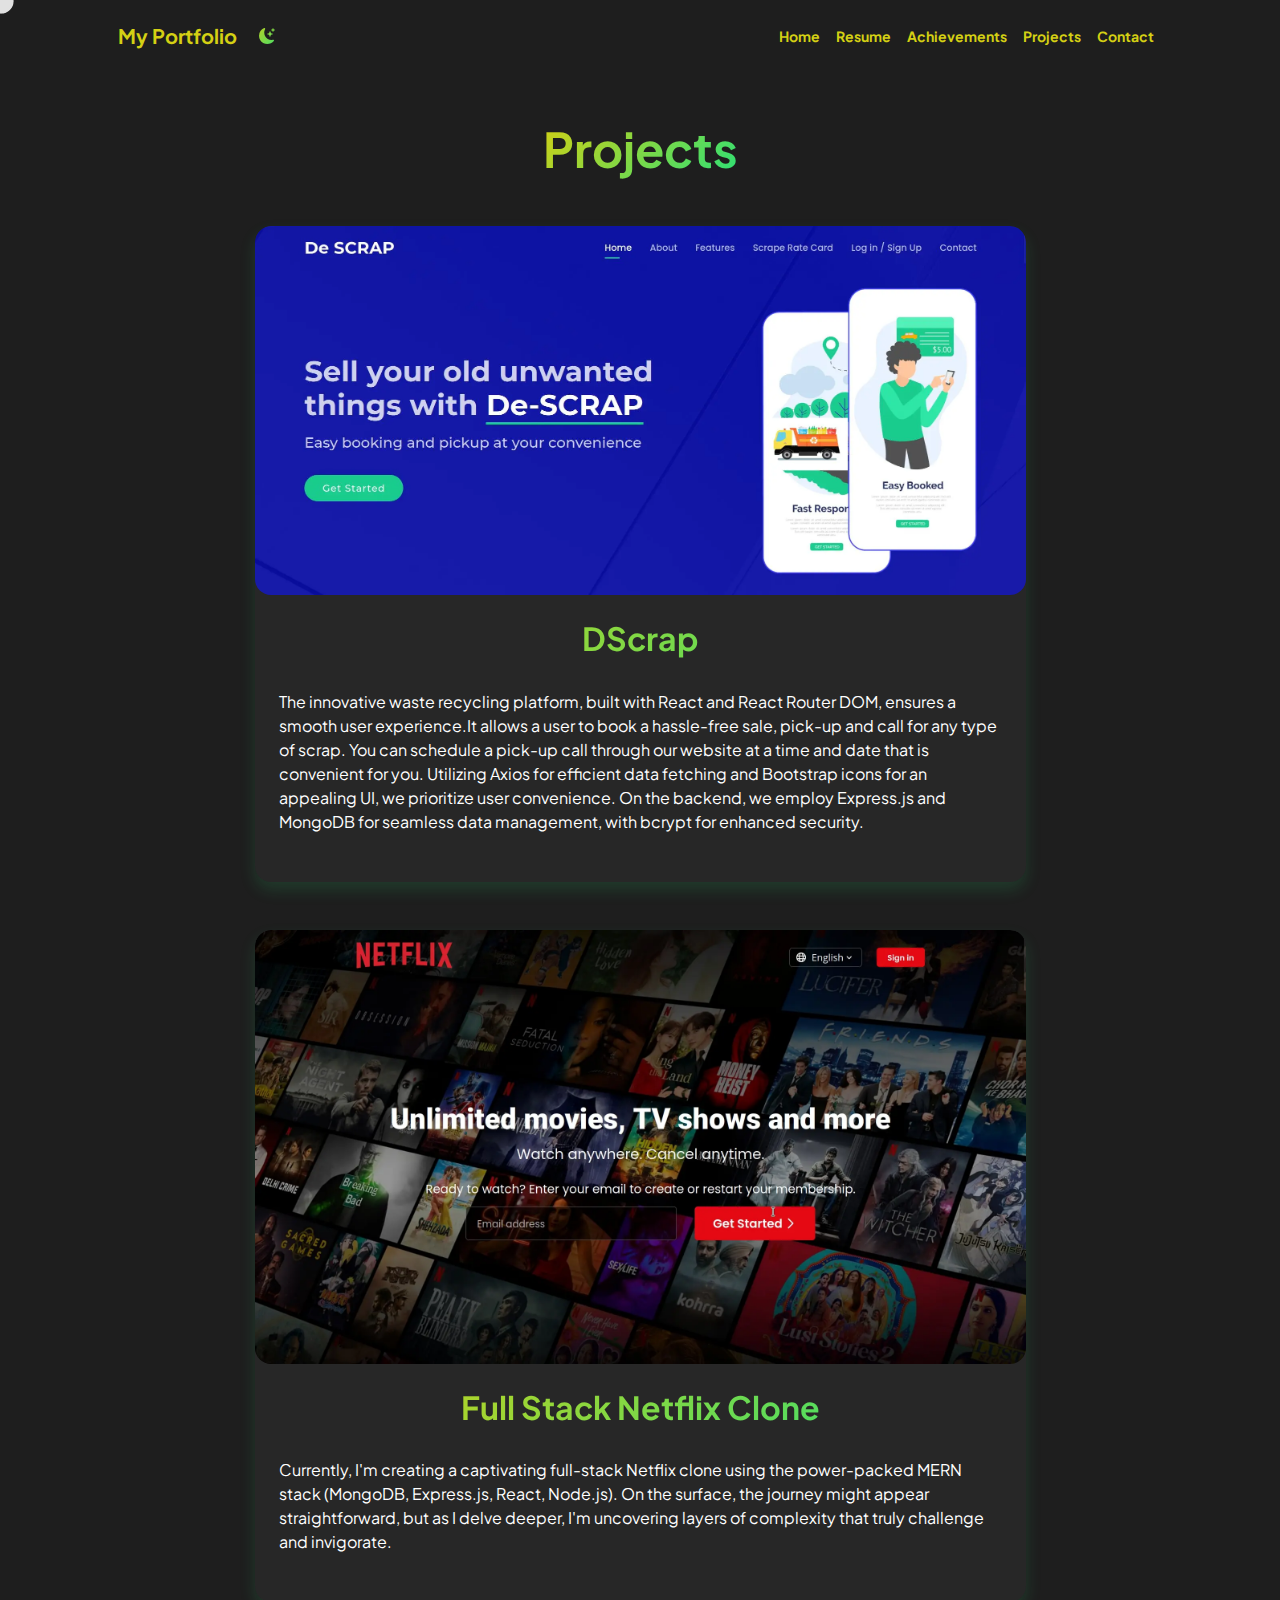
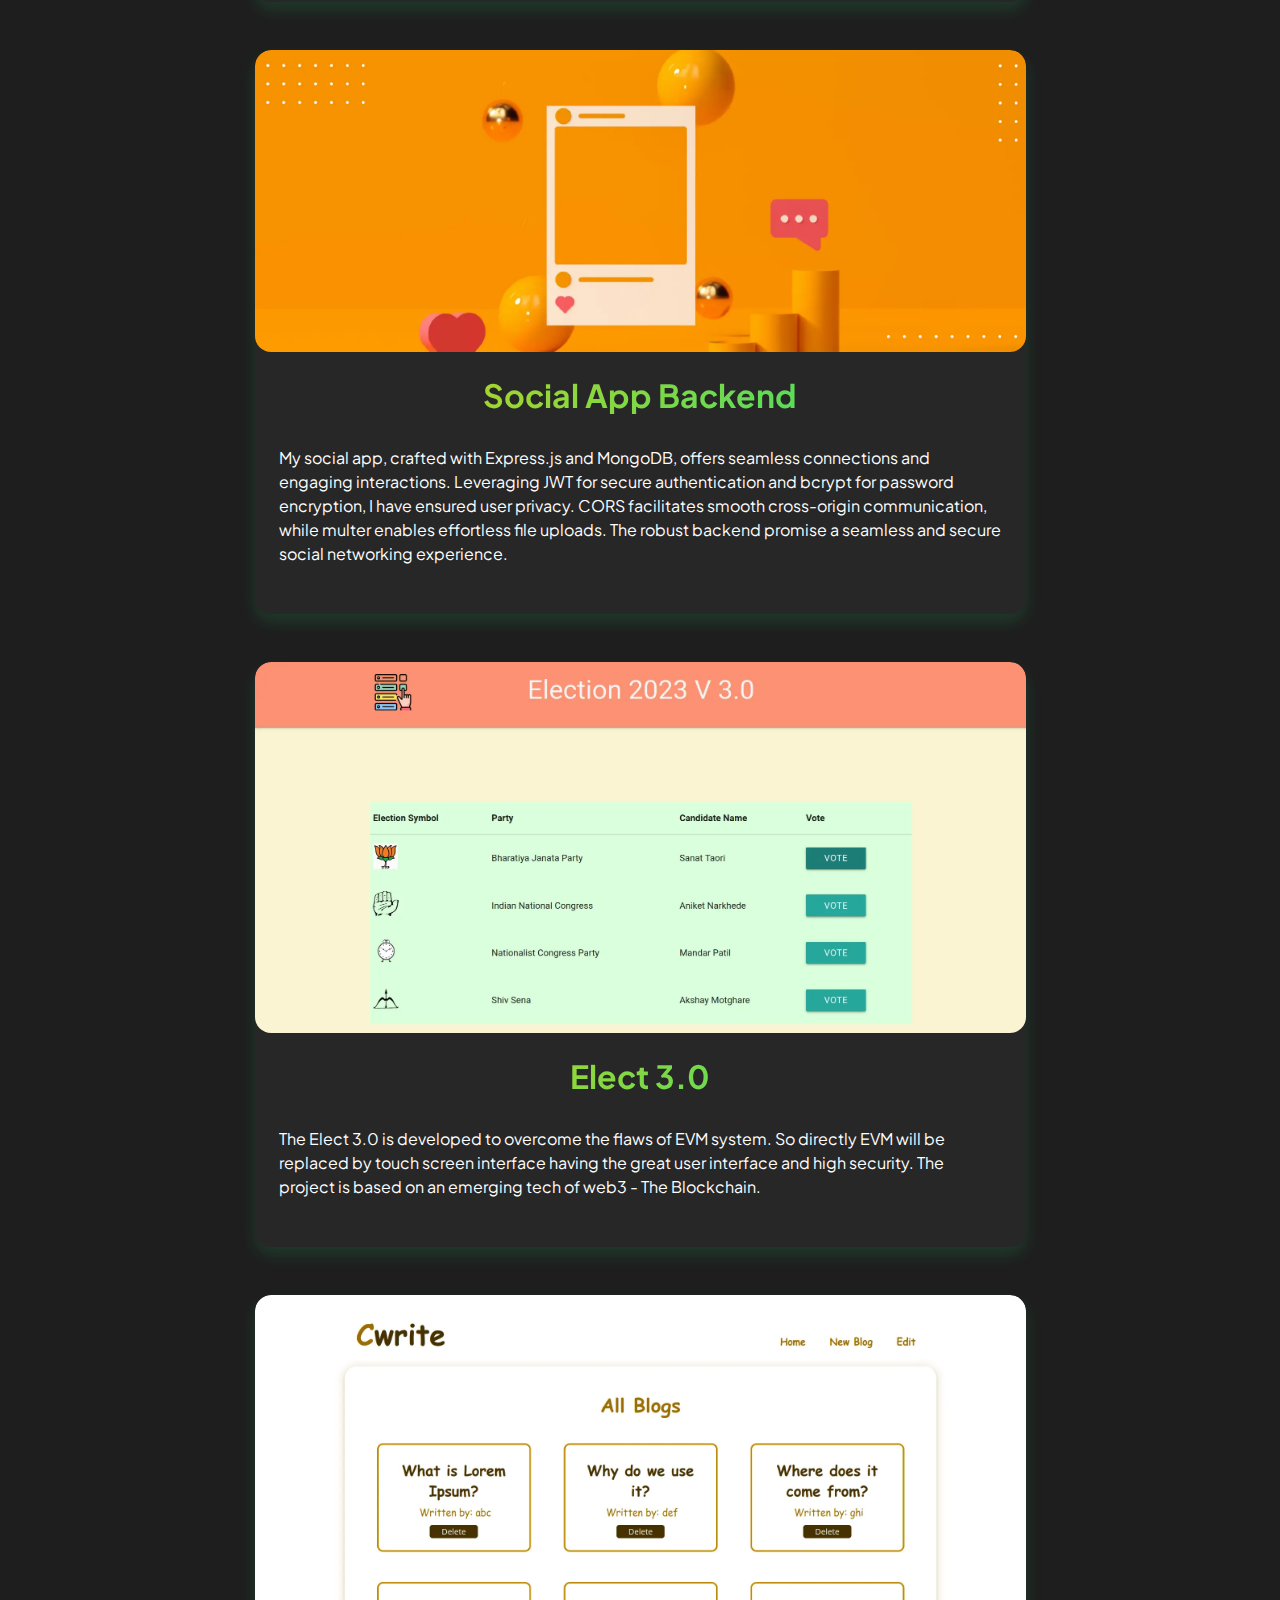
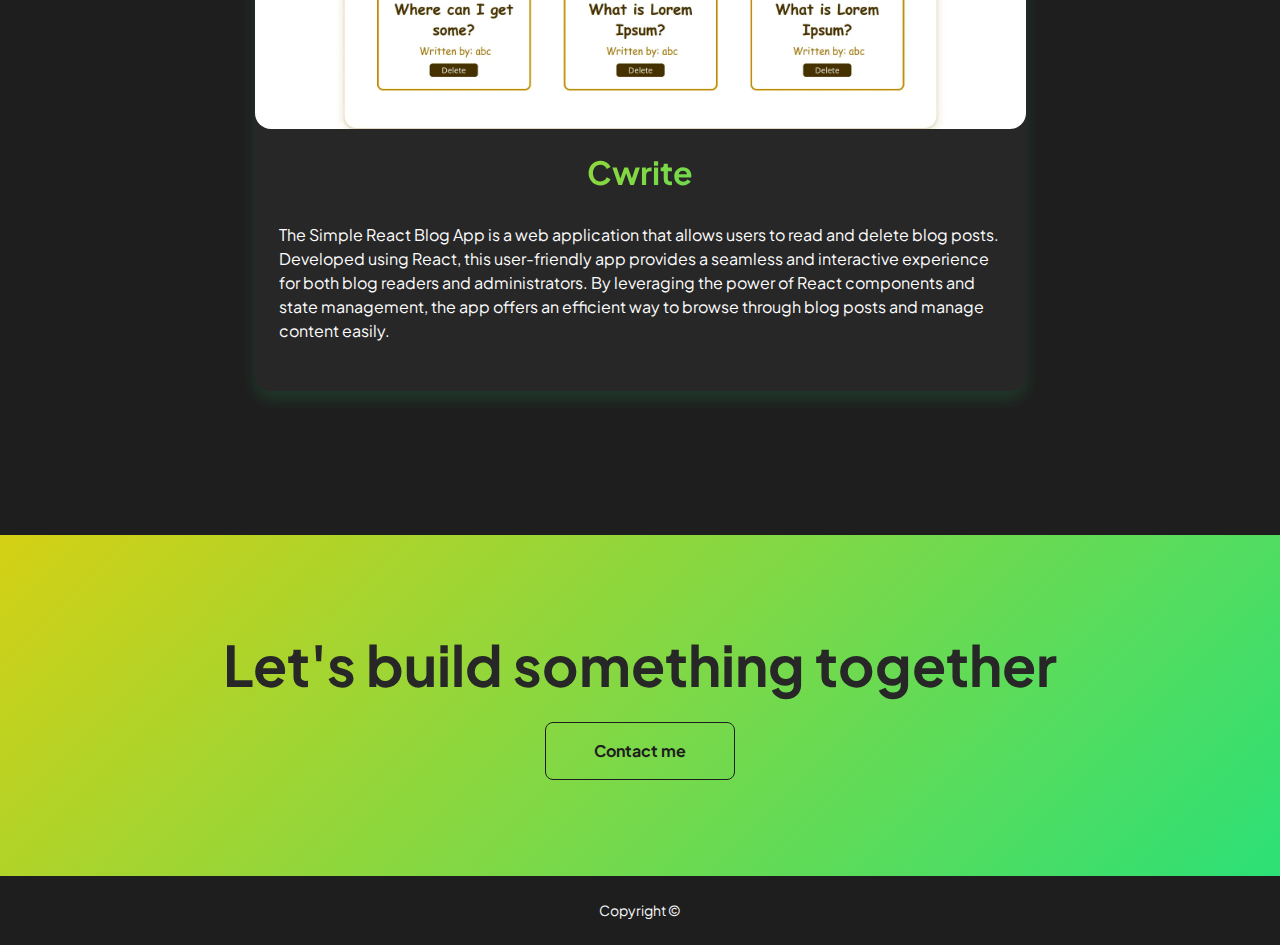
<file: projects.html>
<!DOCTYPE html>
<html lang="en">
  <head>
    <meta charset="utf-8" />
    <meta
      name="viewport"
      content="width=device-width, initial-scale=1, shrink-to-fit=no"
    />
    <meta
      name="google-site-verification"
      content="fssZF9jqXUfTCFFUgXvzD3GDM-6fsUcs8nzeJsVhnwI"
    />
    <meta
      name="keywords"
      content="Pushan, Alagiya, Portfoio, NodeJS Portfolio, NodeJS Developer, Blockchain "
    />
    <meta name="description" content="Pushan Alagiya Portfolio" />
    <meta property="og:title" content="Projects | Pushan Alagiya" />
    <meta property="og:type" content="website" />
    <meta
      property="og:url"
      content="https://pushan-alagiya.github.io/projects"
    />
    <title>My Resume</title>

    <link rel="stylesheet" href="css/loader.css" />

    <!-- icon-->
    <link rel="icon" type="image/x-icon" href="assets/profile.png" />

    <!-- Custom Google font-->
    <link rel="preconnect" href="https://fonts.googleapis.com" />
    <link rel="preconnect" href="https://fonts.gstatic.com" crossorigin />
    <link
      href="https://fonts.googleapis.com/css2?family=Plus+Jakarta+Sans:wght@100;200;300;400;500;600;700;800;900&amp;display=swap"
      rel="stylesheet"
    />

    <!-- Bootstrap icons-->
    <link
      href="https://cdn.jsdelivr.net/npm/bootstrap-icons@1.8.1/font/bootstrap-icons.css"
      rel="stylesheet"
    />

    <!-- Core theme CSS (includes Bootstrap)-->
    <link class="corecss" href="css/styles.css" rel="stylesheet" />

    <!-- Bootstrap core JS-->
    <script src="https://cdn.jsdelivr.net/npm/bootstrap@5.2.3/dist/js/bootstrap.bundle.min.js"></script>
    <script>
      let description = document.getElementById("loadOverlay");
      setTimeout(() => {
        description.setAttribute("style", "display: none;");
      }, 1500);
    </script>
    <!-- Core theme JS-->
    <script src="js/scripts.js"></script>
  </head>
  <body class="d-flex flex-column h-100 bg-light">
    <div
      id="loadOverlay"
      style="
        background-color: rgb(54, 54, 54);
        position: absolute;
        top: 0px;
        left: 0px;
        width: 100%;
        height: 100%;
        z-index: 2000;
      "
    >
      <div
        style="
          display: flex;
          width: 100%;
          height: 100%;
          margin: auto;
          align-items: center;
          color: white;
          justify-content: center;
          font-size: 24px;
          font-weight: bold; /* Optionally make it bold */
          animation: pulse 1s infinite alternate; /* Add animation */
        "
      >
        <div class="loading-spinner">
          <div class="dot"></div>
          <div class="dot"></div>
          <div class="dot"></div>
        </div>
      </div>
    </div>
    <main class="flex-shrink-0">
      <!-- Navigation-->
      <nav class="navbar navbar-expand-lg navbar-light bg-white py-3">
        <div class="container px-5">
          <a class="navbar-brand" href="index.html"
            ><span class="fw-bolder text-primary">My Portfolio</span></a
          >
          <button class="text-gradient night-toggler">
            <i class="bi bi-moon-stars-fill"></i>
          </button>
          <button
            class="navbar-toggler"
            type="button"
            data-bs-toggle="collapse"
            data-bs-target="#navbarSupportedContent"
            aria-controls="navbarSupportedContent"
            aria-expanded="false"
            aria-label="Toggle navigation"
          >
            <span class="navbar-toggler-icon"></span>
          </button>
          <div class="collapse navbar-collapse" id="navbarSupportedContent">
            <ul class="navbar-nav ms-auto mb-2 mb-lg-0 small fw-bolder">
              <li class="nav-item">
                <a class="nav-link" href="index.html">Home</a>
              </li>
              <li class="nav-item">
                <a class="nav-link" href="resume.html">Resume</a>
              </li>
              <li class="nav-item">
                <a class="nav-link" href="certificates.html">Achievements</a>
              </li>
              <li class="nav-item">
                <a class="nav-link" href="projects.html">Projects</a>
              </li>
              <li class="nav-item">
                <a class="nav-link" href="contact.html">Contact</a>
              </li>
            </ul>
          </div>
        </div>
      </nav>
      <!-- Projects Section-->
      <section class="py-5">
        <div class="container px-5 mb-5">
          <!-- Project Header -->
          <div class="text-center mb-5">
            <h1 class="display-5 fw-bolder mb-0">
              <span class="text-gradient d-inline">Projects</span>
            </h1>
          </div>

          <!-- Main Div -->
          <div class="row gx-5 justify-content-center">
            <div class="col-lg-11 col-xl-9 col-xxl-8">
              <!-- Project Card 1-->
              <div class="card overflow-hidden shadow rounded-4 border-0 mb-5">
                <div class="card-body p-0">
                  <div
                    class="d-flex align-items-center row align-items-center gx-5"
                  >
                    <div class="col text-center text-mg-start mb-4 mb-lg-0">
                      <a
                        href="https://github.com/pushan-alagiya/DScrap"
                        target="_blank"
                      >
                        <img
                          src="assets/Admin Sequence.webp"
                          alt="..."
                          width="100%"
                          class="noinverseimgages rounded-4 project-images"
                        />
                      </a>
                    </div>
                    <div class="projects-5">
                      <h2 class="fw-bolder text-gradient text-center">
                        DScrap
                      </h2>
                      <br />
                      <p class="text-sm">
                        The innovative waste recycling platform, built with
                        React and React Router DOM, ensures a smooth user
                        experience.It allows a user to book a hassle-free sale,
                        pick-up and call for any type of scrap. You can schedule
                        a pick-up call through our website at a time and date
                        that is convenient for you. Utilizing Axios for
                        efficient data fetching and Bootstrap icons for an
                        appealing UI, we prioritize user convenience. On the
                        backend, we employ Express.js and MongoDB for seamless
                        data management, with bcrypt for enhanced security.
                      </p>
                    </div>
                  </div>
                </div>
              </div>

              <!-- Project Card 2-->
              <div class="card overflow-hidden shadow rounded-4 border-0 mb-5">
                <div class="card-body p-0">
                  <div
                    class="d-flex align-items-center row align-items-center gx-5"
                  >
                    <div class="col text-center text-mg-start mb-4 mb-lg-0">
                      <a
                        href="https://github.com/pushan-alagiya/Netflix-Clone"
                        target="_blank"
                      >
                        <img
                          src="assets/netflix.webp"
                          alt="..."
                          width="100%"
                          class="rounded-4 noinverseimgages project-images"
                        />
                      </a>
                    </div>
                    <div class="projects-5">
                      <h2 class="fw-bolder text-gradient text-center">
                        Full Stack Netflix Clone
                      </h2>
                      <br />
                      <p class="text-sm">
                        Currently, I'm creating a captivating full-stack Netflix
                        clone using the power-packed MERN stack (MongoDB,
                        Express.js, React, Node.js). On the surface, the journey
                        might appear straightforward, but as I delve deeper, I'm
                        uncovering layers of complexity that truly challenge and
                        invigorate.
                      </p>
                    </div>
                  </div>
                </div>
              </div>

              <!-- Project Card 5-->
              <div class="card overflow-hidden shadow rounded-4 border-0 mb-5">
                <div class="card-body p-0">
                  <div
                    class="d-flex align-items-center row align-items-center gx-5"
                  >
                    <div class="col text-center text-mg-start mb-4 mb-lg-0">
                      <a
                        href="https://github.com/pushan-alagiya/Celestial-Social-Nexus-Backend"
                        target="_blank"
                      >
                        <img
                          src="assets/social-app.webp"
                          alt="..."
                          width="100%"
                          class="rounded-4 noinverseimgage project-images"
                        />
                      </a>
                    </div>
                    <div class="projects-5">
                      <h2 class="fw-bolder text-gradient text-center">
                        Social App Backend
                      </h2>
                      <br />
                      <p class="text-sm">
                        My social app, crafted with Express.js and MongoDB,
                        offers seamless connections and engaging interactions.
                        Leveraging JWT for secure authentication and bcrypt for
                        password encryption, I have ensured user privacy. CORS
                        facilitates smooth cross-origin communication, while
                        multer enables effortless file uploads. The robust
                        backend promise a seamless and secure social networking
                        experience.
                      </p>
                    </div>
                  </div>
                </div>
              </div>

              <!-- Project Card 3-->
              <div class="card overflow-hidden shadow rounded-4 border-0 mb-5">
                <div class="card-body p-0">
                  <div
                    class="d-flex align-items-center row align-items-center gx-5"
                  >
                    <div class="col text-center text-mg-start mb-4 mb-lg-0">
                      <a
                        href="https://github.com/pushan-alagiya/Elect-3.0"
                        target="_blank"
                      >
                        <img
                          src="assets/5.webp"
                          alt="..."
                          width="100%"
                          class="rounded-4 noinverseimgages project-images"
                        />
                      </a>
                    </div>
                    <div class="projects-5">
                      <h2 class="fw-bolder text-gradient text-center">
                        Elect 3.0
                      </h2>
                      <br />
                      <p class="text-sm">
                        The Elect 3.0 is developed to overcome the flaws of EVM
                        system. So directly EVM will be replaced by touch screen
                        interface having the great user interface and high
                        security. The project is based on an emerging tech of
                        web3 - The Blockchain.
                      </p>
                    </div>
                  </div>
                </div>
              </div>

              <!-- Project Card 4-->
              <div class="card overflow-hidden shadow rounded-4 border-0 mb-5">
                <div class="card-body p-0">
                  <div
                    class="d-flex align-items-center row align-items-center gx-5"
                  >
                    <div class="col text-center text-mg-start mb-4 mb-lg-0">
                      <a
                        href="https://github.com/pushan-alagiya/cwrite"
                        target="_blank"
                      >
                        <img
                          src="assets/cwrite.webp"
                          alt="..."
                          width="100%"
                          class="rounded-4 noinverseimgage project-images"
                        />
                      </a>
                    </div>
                    <div class="projects-5">
                      <h2 class="fw-bolder text-gradient text-center">
                        Cwrite
                      </h2>
                      <br />
                      <p class="text-sm">
                        The Simple React Blog App is a web application that
                        allows users to read and delete blog posts. Developed
                        using React, this user-friendly app provides a seamless
                        and interactive experience for both blog readers and
                        administrators. By leveraging the power of React
                        components and state management, the app offers an
                        efficient way to browse through blog posts and manage
                        content easily.
                      </p>
                    </div>
                  </div>
                </div>
              </div>
            </div>
          </div>
        </div>
      </section>
      <!-- Call to action section-->
      <section class="py-5 bg-gradient-primary-to-secondary text-white">
        <div class="container px-5 my-5">
          <div class="text-center">
            <h2 class="display-4 fw-bolder mb-4">
              Let's build something together
            </h2>
            <a
              class="btn btn-outline-light btn-lg px-5 py-3 fs-6 fw-bolder"
              href="contact.html"
              >Contact me</a
            >
          </div>
        </div>
      </section>
    </main>
    <!-- Footer-->
    <footer class="bg-white py-4 mt-auto">
      <div class="container px-5">
        <div class="d-flex justify-content-center">
          <div class="col-auto">
            <div class="small m-0">Copyright &copy;</div>
          </div>
        </div>
      </div>
    </footer>
  </body>
</html>
</file>
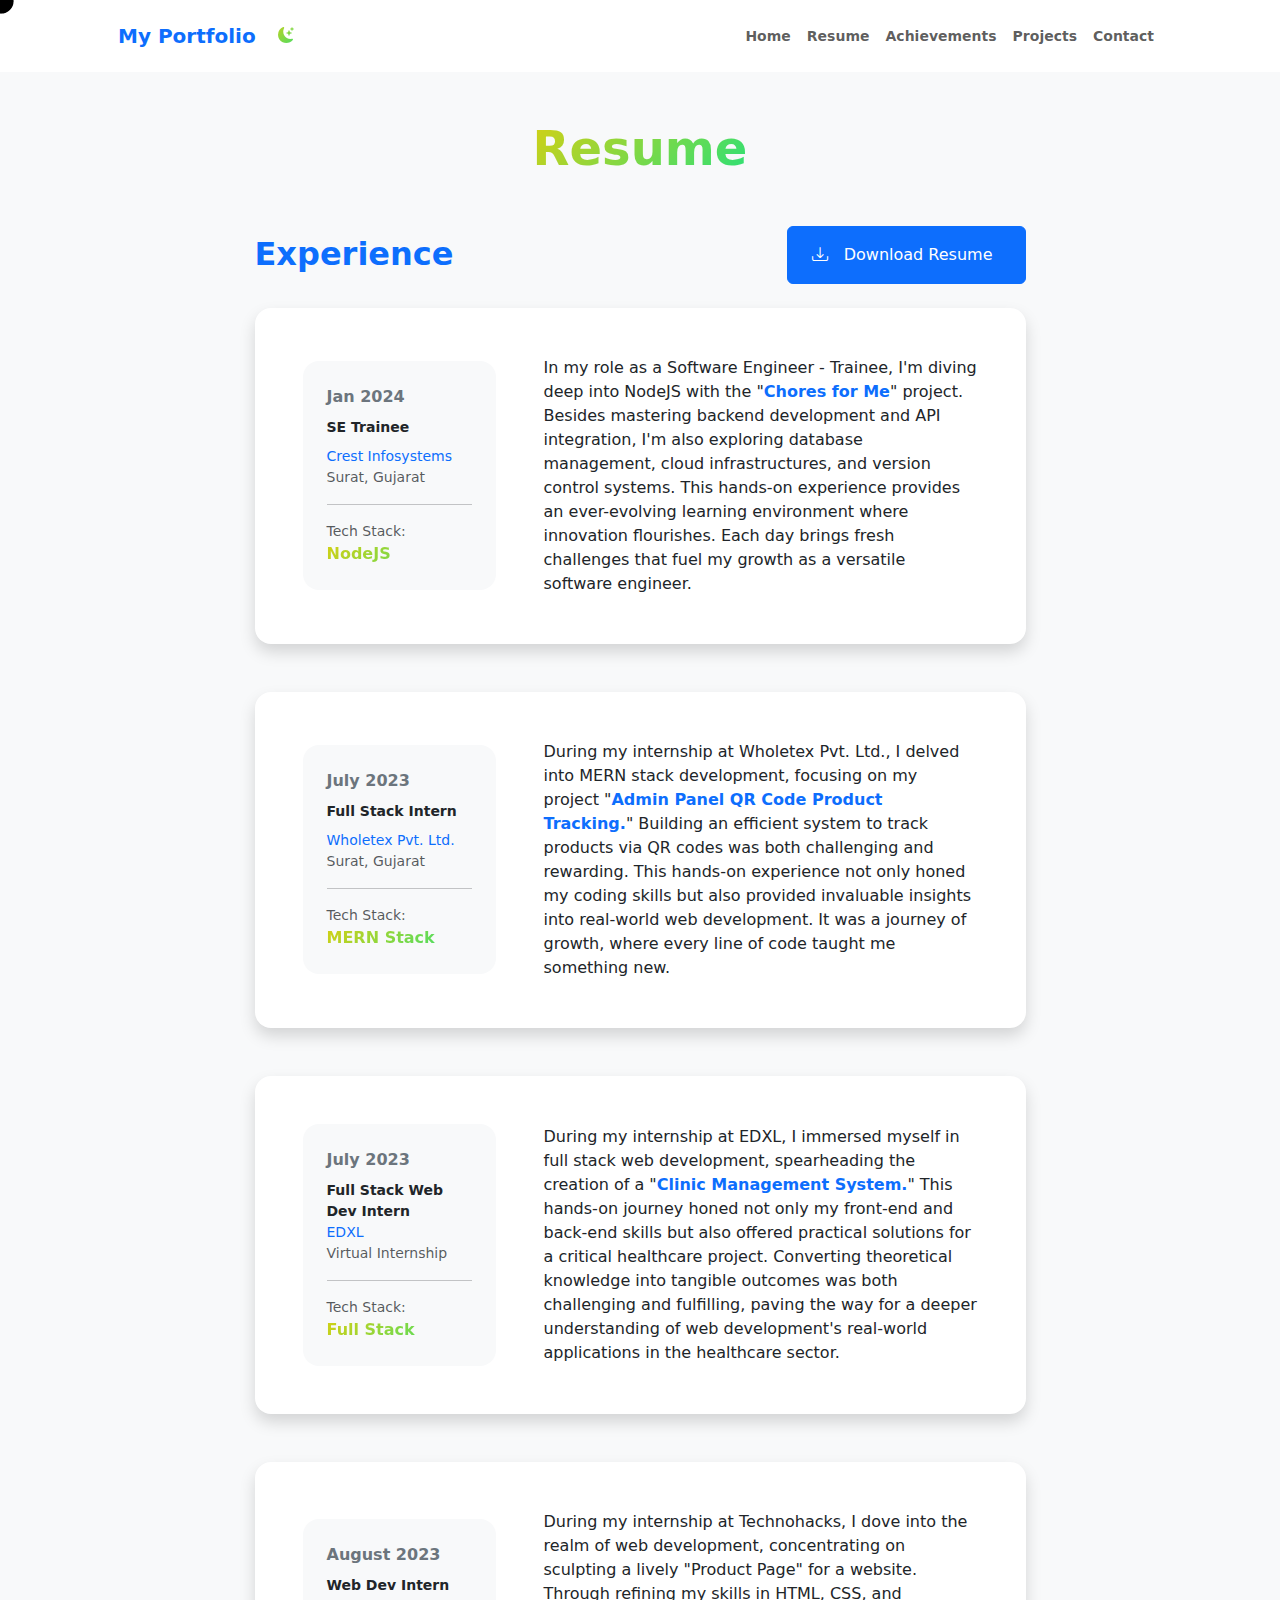
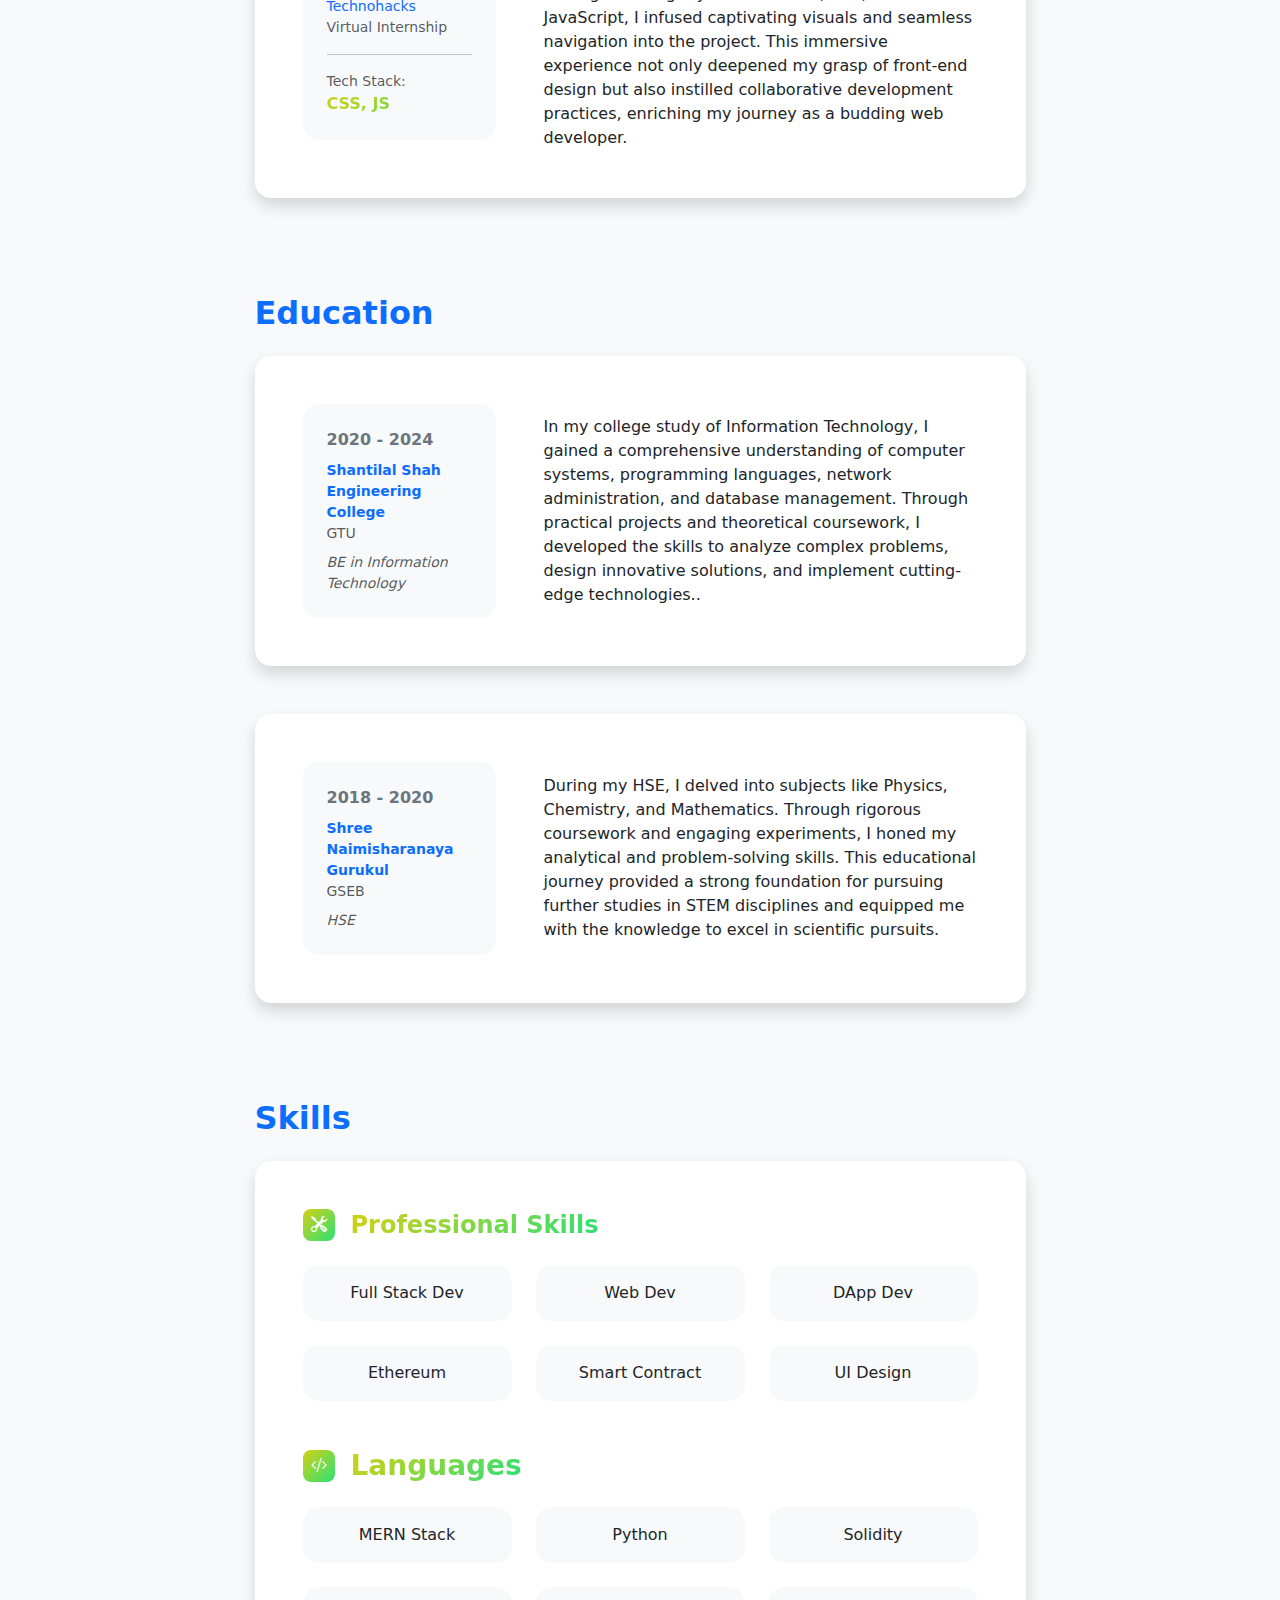
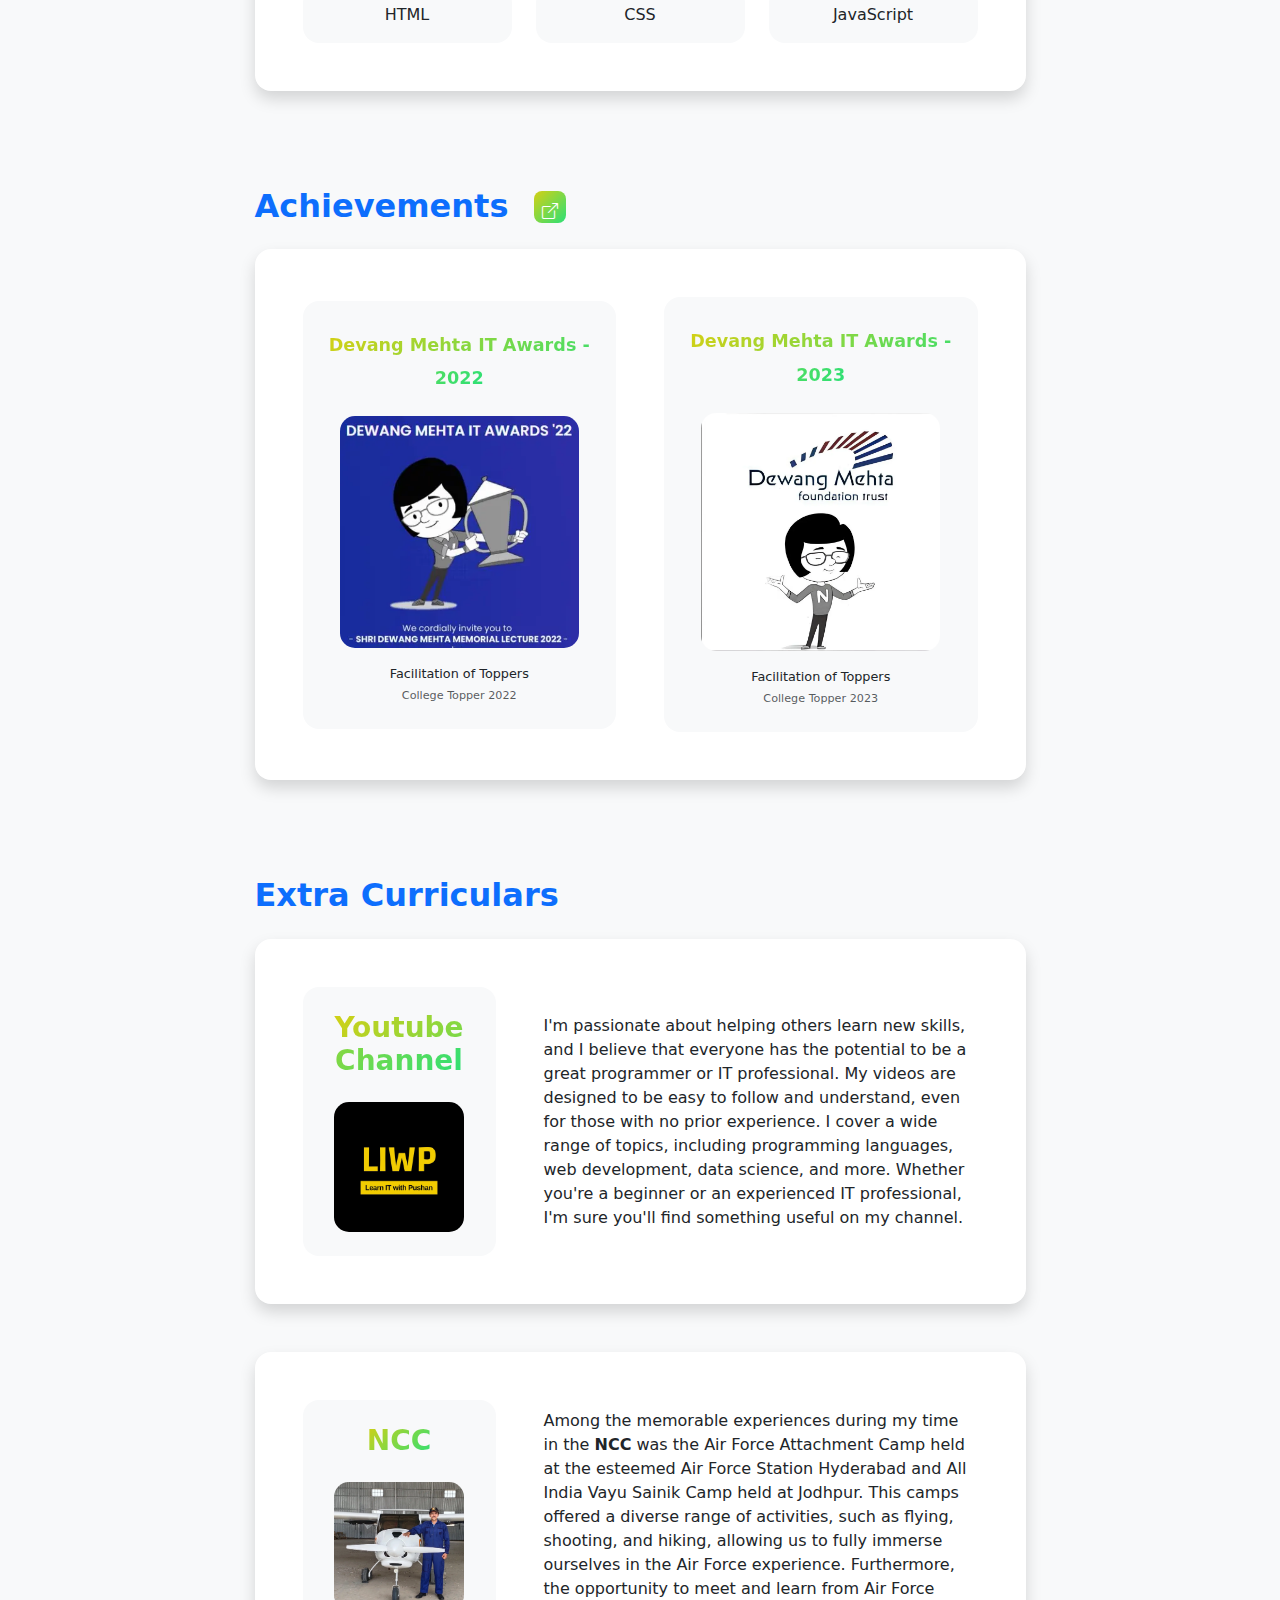
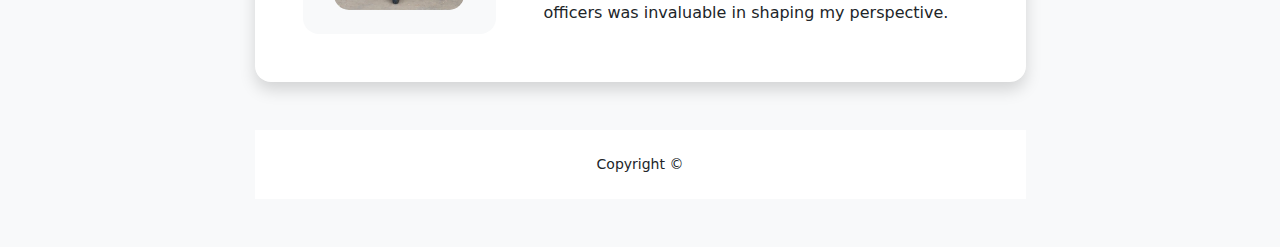
<file: resume.html>
<!DOCTYPE html>
<html lang="en">
  <head>
    <meta charset="utf-8" />
    <meta
      name="viewport"
      content="width=device-width, initial-scale=1, shrink-to-fit=no"
    />
    <meta
      name="google-site-verification"
      content="fssZF9jqXUfTCFFUgXvzD3GDM-6fsUcs8nzeJsVhnwI"
    />
    <meta
      name="keywords"
      content="Pushan, Alagiya, Portfoio, NodeJS Portfolio, NodeJS Developer, Blockchain "
    />
    <meta name="description" content="Pushan Alagiya Portfolio" />
    <meta property="og:title" content="Resume | Pushan Alagiya" />
    <meta property="og:type" content="website" />
    <meta property="og:url" content="https://pushan-alagiya.github.io/resume" />
    <title>My Resume</title>

    <link rel="stylesheet" href="css/loader.css" />


    <!-- icon-->
    <link rel="icon" type="image/x-icon" href="assets/profile.png" />

    <!-- Custom Google font-->
    <link rel="preconnect" href="https://fonts.googleapis.com" />
    <link rel="preconnect" href="https://fonts.gstatic.com" crossorigin />
    <link
      href="https://fonts.googleapis.com/css2?family=Plus+Jakarta+Sans:wght@100;200;300;400;500;600;700;800;900&amp;display=swap"
      rel="stylesheet"
    />

    <!-- Bootstrap icons-->
    <link
      href="https://cdn.jsdelivr.net/npm/bootstrap-icons@1.8.1/font/bootstrap-icons.css"
      rel="stylesheet"
    />

    <!-- Core theme CSS (includes Bootstrap)-->
    <link class="corecss" href="css/styles.css" rel="stylesheet" />
    <link rel="stylesheet" href="https://stackpath.bootstrapcdn.com/bootstrap/5.0.0/css/bootstrap.min.css">

    <!-- Bootstrap core JS-->
    <script src="https://cdn.jsdelivr.net/npm/bootstrap@5.2.3/dist/js/bootstrap.bundle.min.js"></script>

    <script>
      let description = document.getElementById("loadOverlay");
      setTimeout(() => {
        description.setAttribute("style", "display: none;");
      }, 1500);
    </script>
    
    <!-- Core theme JS-->
    <script src="js/scripts.js"></script>
  </head>

  <body class="d-flex flex-column h-100 bg-light">
    <main class="flex-shrink-0">
      <div
      id="loadOverlay"
      style="
        background-color: rgb(54, 54, 54);
        position: absolute;
        top: 0px;
        left: 0px;
        width: 100%;
        height: 100%;
        z-index: 2000;
      "
    >
      <div
        style="
          display: flex;
          width: 100%;
          height: 100%;
          margin: auto;
          align-items: center;
          color: white;
          justify-content: center;
          font-size: 24px;
          font-weight: bold; /* Optionally make it bold */
          animation: pulse 1s infinite alternate; /* Add animation */
        "
      >
        <div class="loading-spinner">
          <div class="dot"></div>
          <div class="dot"></div>
          <div class="dot"></div>
        </div>
      </div>
    </div>
      <!-- Navigation-->
      <nav class="navbar navbar-expand-lg navbar-light bg-white py-3">
        <div class="container px-5">
          <a class="navbar-brand" href="index.html"
            ><span class="fw-bolder text-primary">My Portfolio</span></a
          >
          <button class="text-gradient night-toggler">
            <i class="bi bi-moon-stars-fill"></i>
          </button>
          <button
            class="navbar-toggler"
            type="button"
            data-bs-toggle="collapse"
            data-bs-target="#navbarSupportedContent"
            aria-controls="navbarSupportedContent"
            aria-expanded="false"
            aria-label="Toggle navigation"
          >
            <span class="navbar-toggler-icon"></span>
          </button>
          <div class="collapse navbar-collapse" id="navbarSupportedContent">
            <ul class="navbar-nav ms-auto mb-2 mb-lg-0 small fw-bolder">
              <li class="nav-item">
                <a class="nav-link" href="index.html">Home</a>
              </li>
              <li class="nav-item">
                <a class="nav-link" href="resume.html">Resume</a>
              </li>
              <li class="nav-item">
                <a class="nav-link" href="certificates.html">Achievements</a>
              </li>
              <li class="nav-item">
                <a class="nav-link" href="projects.html">Projects</a>
              </li>
              <li class="nav-item">
                <a class="nav-link" href="contact.html">Contact</a>
              </li>
            </ul>
          </div>
        </div>
      </nav>

      <!-- Page Content-->
      <div class="container px-5 my-5">
        <div class="text-center mb-5">
          <h1 class="display-5 fw-bolder mb-0">
            <span class="text-gradient d-inline">Resume</span>
          </h1>
        </div>
        <div class="row gx-5 justify-content-center">
          <div class="col-lg-11 col-xl-9 col-xxl-8">
            <!-- Experience Section-->
            <section>
              <div
                class="d-flex align-items-center justify-content-between mb-4"
              >
                <h2 class="text-primary fw-bolder mb-0">Experience</h2>
                <!-- Download resume button-->
                <a class="btn btn-primary px-4 py-3" href="assets/Resume.pdf">
                  <div
                    class="d-inline-block bi bi-download bi-align-center me-2"
                  >
                    <span class="d-none d-sm-inline"
                      >&nbsp; Download Resume</span
                    >
                  </div>
                </a>
              </div>

              <!-- Experience Card 0-->
              <div class="card shadow border-0 rounded-4 mb-5">
                <div class="card-body p-5">
                  <div class="row align-items-center gx-5">
                    <div class="col text-center text-lg-start mb-1 mb-lg-0">
                      <div class="bg-light p-4 rounded-4">
                        <div class="text-secondary fw-bolder mb-2">
                          Jan 2024
                        </div>
                        <div class="small fw-bolder mb-2">
                          SE Trainee
                        </div>
                        <div class="small text-muted-title"><a href="https://www.crestinfosystems.com/">Crest Infosystems</a></div>
                        <div class="small text-muted">Surat, Gujarat</div>
                        <hr>
                        <div class="small text-muted">Tech Stack: </div>
                        <div class=" fw-bolder text-gradient">NodeJS</div>
                      </div>
                    </div>
                    <div class="col-lg-8">
                      <div class="text-sm experience-info">
                        In my role as a Software Engineer - Trainee, I'm diving deep into NodeJS with the "<b class="text-primary">Chores for Me</b>" project. Besides mastering backend development and API integration, I'm also exploring database management, cloud infrastructures, and version control systems. This hands-on experience provides an ever-evolving learning environment where innovation flourishes. Each day brings fresh challenges that fuel my growth as a versatile software engineer.</div>
                    </div>
                  </div>
                </div>
              </div>

              <!-- Experience Card 1-->
              <div class="card shadow border-0 rounded-4 mb-5">
                <div class="card-body p-5">
                  <div class="row align-items-center gx-5">
                    <div class="col text-center text-lg-start mb-4 mb-lg-0">
                      <div class="bg-light p-4 rounded-4">
                        <div class="text-secondary fw-bolder mb-2">
                          July 2023
                        </div>
                        <div class="small mb-2 fw-bolder">
                          Full Stack Intern
                        </div>
                        <div class="small text-muted-title"><a href="https://www.wholetex.com/">Wholetex Pvt. Ltd.</a></div>
                        <div class="small text-muted">Surat, Gujarat</div>
                        <hr>
                        <div class="small text-muted">Tech Stack: </div>
                        <div class=" fw-bolder text-gradient">MERN Stack</div>
                      </div>
                    </div>
                    <div class="col-lg-8">
                      <div class="text-sm">
                        
During my internship at Wholetex Pvt. Ltd., I delved into MERN stack development, focusing on my project "<b class="text-primary">Admin Panel QR Code Product Tracking.</b>" Building an efficient system to track products via QR codes was both challenging and rewarding. This hands-on experience not only honed my coding skills but also provided invaluable insights into real-world web development. It was a journey of growth, where every line of code taught me something new.</div>
                    </div>
                  </div>
                </div>
              </div>

              <!-- Experience Card 2-->
              <div class="card shadow border-0 rounded-4 mb-5">
                <div class="card-body p-5">
                  <div class="row align-items-center gx-5">
                    <div class="col text-center text-lg-start mb-4 mb-lg-0">
                      <div class="bg-light p-4 rounded-4">
                        <div class="text-secondary fw-bolder mb-2">
                          July 2023
                        </div>
                        <div class="small fw-bolder">
                          Full Stack Web Dev Intern
                        </div>
                        <div class="small text-muted-title"><a href="https://www.edxl.in/">EDXL</a></div>
                        <div class="small text-muted">Virtual Internship</div>
                        <hr>
                        <div class="small text-muted">Tech Stack: </div>
                        <div class=" fw-bolder text-gradient">Full Stack</div>
                      </div>
                    </div>
                    <div class="col-lg-8">
                      <div class="text-sm">
                        During my internship at EDXL, I immersed myself in full stack web development, spearheading the creation of a "<b class="text-primary">Clinic Management System.</b>" This hands-on journey honed not only my front-end and back-end skills but also offered practical solutions for a critical healthcare project. Converting theoretical knowledge into tangible outcomes was both challenging and fulfilling, paving the way for a deeper understanding of web development's real-world applications in the healthcare sector.</div>
                    </div>
                  </div>
                </div>
              </div>

              <!-- Experience Card 3-->
              <div class="card shadow border-0 rounded-4 mb-5">
                <div class="card-body p-5">
                  <div class="row align-items-center gx-5">
                    <div class="col text-center text-lg-start mb-4 mb-lg-0">
                      <div class="bg-light p-4 rounded-4">
                        <div class="text-secondary fw-bolder mb-2">
                          August 2023
                        </div>
                        <div class="small fw-bolder">
                          Web Dev Intern
                        </div>
                        <div class="small text-muted-title"><a href="https://technohacks.co.in/">Technohacks</a></div>
                        <div class="small text-muted">Virtual Internship</div>
                        <hr>
                        <div class="small text-muted">Tech Stack: </div>
                        <div class=" fw-bolder text-gradient">CSS, JS</div>
                      </div>
                    </div>
                    <div class="col-lg-8">
                      <div class="text-sm">During my internship at Technohacks, I dove into the realm of web development, concentrating on sculpting a lively "Product Page" for a website. Through refining my skills in HTML, CSS, and JavaScript, I infused captivating visuals and seamless navigation into the project. This immersive experience not only deepened my grasp of front-end design but also instilled collaborative development practices, enriching my journey as a budding web developer.                      </div>
                    </div>
                  </div>
                </div>
              </div>


            </section>

            <!-- Divider-->
            <div class="pb-5"></div>
            <!-- Education Section-->
            <section>
              <h2 class="text-primary  fw-bolder mb-4">Education</h2>
              <!-- Education Card 1-->
              <div class="card shadow border-0 rounded-4 mb-5">
                <div class="card-body p-5">
                  <div class="row align-items-center gx-5">
                    <div class="col text-center text-lg-start mb-4 mb-lg-0">
                      <div class="bg-light p-4 rounded-4">
                        <div class="text-secondary fw-bolder mb-2">
                          2020 - 2024
                        </div>
                        <div class="mb-2">
                          <div class="small fw-bolder">
                            <a href="http://www.ssgec.ac.in/">
                            Shantilal Shah Engineering College
                          </a>
                          </div>
                          <div class="small text-muted">GTU</div>
                        </div>
                        <div class="fst-italic">
                          <div class="small text-muted">
                            BE in Information Technology
                          </div>
                        </div>
                      </div>
                    </div>
                    <div class="col-lg-8">
                      <div class="text-sm">
                        In my college study of Information Technology, I gained
                        a comprehensive understanding of computer systems,
                        programming languages, network administration, and
                        database management. Through practical projects and
                        theoretical coursework, I developed the skills to
                        analyze complex problems, design innovative solutions,
                        and implement cutting-edge technologies..
                      </div>
                    </div>
                  </div>
                </div>
              </div>
              <!-- Education Card 2-->
              <div class="card shadow border-0 rounded-4 mb-5">
                <div class="card-body p-5">
                  <div class="row align-items-center gx-5">
                    <div class="col text-center text-lg-start mb-4 mb-lg-0">
                      <div class="bg-light p-4 rounded-4">
                        <div class="text-secondary fw-bolder mb-2">
                          2018 - 2020
                        </div>
                        <div class="mb-2">
                          <div class="small fw-bolder">
                            <a href="https://naimisharanya.edu.in/">
                            Shree Naimisharanaya Gurukul
                          </a>
                          </div>
                          <div class="small text-muted">GSEB</div>
                        </div>
                        <div class="fst-italic">
                          <div class="small text-muted">HSE</div>
                        </div>
                      </div>
                    </div>
                    <div class="col-lg-8">
                      <div class="text-sm">
                        During my HSE, I delved into subjects like Physics,
                        Chemistry, and Mathematics. Through rigorous coursework
                        and engaging experiments, I honed my analytical and
                        problem-solving skills. This educational journey
                        provided a strong foundation for pursuing further
                        studies in STEM disciplines and equipped me with the
                        knowledge to excel in scientific pursuits.
                      </div>
                    </div>
                  </div>
                </div>
              </div>
            </section>
            <!-- Divider-->
            <div class="pb-5"></div>
            <!-- Skills Section-->
            <section>
              <!-- Skillset Card-->
              <h2 class="text-primary  fw-bolder mb-4">Skills</h2>
              <div class="card shadow border-0 rounded-4 mb-5">
                <div class="card-body p-5">
                  <!-- Professional skills list-->
                  <div class="mb-5">
                    <div class="d-flex align-items-center mb-4">
                      <div
                        class="feature bg-primary bg-gradient-primary-to-secondary text-white rounded-3 me-3"
                      >
                        <i class="bi bi-tools"></i>
                      </div>
                      <h4 class="fw-bolder mb-0">
                        <span class="text-gradient d-inline"
                          >Professional Skills</span
                        >
                      </h4>
                    </div>
                    <div class="row row-cols-1 row-cols-md-3 mb-4">
                      <div class="col mb-4 mb-md-0">
                        <div
                          class="d-flex align-items-center skills bg-light rounded-4 p-3 h-100"
                        >
                          Full Stack Dev
                        </div>
                      </div>
                      <div class="col mb-4 mb-md-0">
                        <div
                          class="d-flex align-items-center skills bg-light rounded-4 p-3 h-100"
                        >
                          Web Dev
                        </div>
                      </div>
                      <div class="col">
                        <div
                          class="d-flex align-items-center skills bg-light rounded-4 p-3 h-100"
                        >
                          DApp Dev
                        </div>
                      </div>
                    </div>
                    <div class="row row-cols-1 row-cols-md-3">
                      <div class="col mb-4 mb-md-0">
                        <div
                          class="d-flex align-items-center skills bg-light rounded-4 p-3 h-100"
                        >
                          Ethereum
                        </div>
                      </div>
                      <div class="col mb-4 mb-md-0">
                        <div
                          class="d-flex align-items-center skills bg-light rounded-4 p-3 h-100"
                        >
                        Smart Contract 
                        </div>
                      </div>
                      <div class="col">
                        <div
                          class="d-flex align-items-center skills bg-light rounded-4 p-3 h-100"
                        >
                          UI Design
                        </div>
                      </div>
                    </div>
                  </div>
                  <!-- Languages list-->
                  <div class="mb-0">
                    <div class="d-flex align-items-center mb-4">
                      <div
                        class="feature bg-primary bg-gradient-primary-to-secondary text-white rounded-3 me-3"
                      >
                        <i class="bi bi-code-slash"></i>
                      </div>
                      <h3 class="fw-bolder mb-0">
                        <span class="text-gradient d-inline">Languages</span>
                      </h3>
                    </div>
                    <div class="row row-cols-1 row-cols-md-3 mb-4">
                      <div class="col mb-4 mb-md-0">
                        <div
                          class="d-flex align-items-center skills bg-light rounded-4 p-3 h-100"
                        >
                        MERN Stack
                        </div>
                      </div>
                      <div class="col mb-4 mb-md-0">
                        <div
                          class="d-flex align-items-center skills bg-light rounded-4 p-3 h-100"
                        >
                          Python
                        </div>
                      </div>
                      <div class="col">
                        <div
                          class="d-flex align-items-center skills bg-light rounded-4 p-3 h-100"
                        >
                          Solidity
                        </div>
                      </div>
                    </div>
                    <div class="row row-cols-1 row-cols-md-3">
                      <div class="col mb-4 mb-md-0">
                        <div
                          class="d-flex align-items-center skills bg-light rounded-4 p-3 h-100"
                        >
                          HTML
                        </div>
                      </div>
                      <div class="col mb-4 mb-md-0">
                        <div
                          class="d-flex align-items-center skills bg-light rounded-4 p-3 h-100"
                        >
                          CSS
                        </div>
                      </div>
                      <div class="col">
                        <div
                          class="d-flex align-items-center skills bg-light rounded-4 p-3 h-100"
                        >
                          JavaScript
                        </div>
                      </div>
                    </div>
                  </div>
                </div>
              </div>
            </section>


            <div class="pb-5"></div>

            <!-- Awards Section-->
    <section>
      <a href="certificates.html">
      <h2 class="text-primary fw-bolder mb-4" style="display: inline-block;">Achievements</h2>
        <div class="feature link-icon bg-primary bg-gradient-primary-to-secondary text-white rounded-3 me-3">
          <i class="bi bi-box-arrow-up-right"></i>
        </div>
      </a>
      <!--  Card 1-->
      <div class="card shadow border-0 rounded-4 mb-5">
        <div class="card-body p-5">
          <div class="row align-items-center gx-5">
            
            <!-- CARD 1 -->
            <div class="col text-center text-mg-start mb-5 mb-lg-0">
              <div class="bg-light p-4 rounded-4">
                <h3 class="fw-bolder mb-0">
                  <span class="text-gradient small-awards d-inline">Devang Mehta IT Awards - 2022</span>
                </h3>
                <br>
                <a href="https://dewangmehtafoundation.org/" target="_blank"><img class="border-rad noinverseimgages" src="assets/Awards/DMIA - 2022.webp" width="90%" alt=""></a>
                <div class="text-sm awards-text">
                  Facilitation of Toppers <br>
                  <div class="small text-muted lower-text">College Topper 2022</div>
                </div>
              </div>  
            </div>

            <!-- CARD 2 -->
            <div class="col-lg-6">
              <div class="col text-center text-mg-start  mb-lg-0">
                <div class="bg-light p-4 rounded-4">
                  <h3 class="fw-bolder mb-0">
                    <span class="text-gradient small-awards d-inline">Devang Mehta IT Awards - 2023</span>
                  </h3>
                  <br>
                  <a href="https://dewangmehtafoundation.org/" target="_blank"><img class="border-rad noinverseimgages" src="assets/Awards/DM.webp" width="90%" alt=""></a>
                  <div class="text-sm awards-text">
                    Facilitation of Toppers <br>
                    <div class="small text-muted  lower-text">College Topper 2023</div>
                  </div>
                </div>  
              </div>  
            </div>

          </div>
        </div>
      </div>
      </section>


            <!-- Divider-->
            <div class="pb-5"></div>
            <!-- Extra Curricular Section-->
           <section>
              <h2 class="text-primary fw-bolder mb-4">Extra Curriculars</h2>
               <!--  Card 1-->
              <div class="card shadow border-0 rounded-4 mb-5">
                <div class="card-body p-5">
                  <div class="row align-items-center gx-5">
                    <div class="col text-center text-mg-start mb-4 mb-lg-0">
                      <div class="bg-light p-4 rounded-4">
                        <h3 class="fw-bolder mb-0">
                          <span class="text-gradient d-inline">Youtube Channel</span>
                        </h3>
                        <br>
                        <a href="https://www.youtube.com/channel/UCC6XM-0RirW0uYAafl0o6Wg" target="_blank"><img class="border-rad noinverseimgages" src="assets/LIWP(1).webp" width="90%" alt=""></a>
                      </div>
                    </div>
                    <div class="col-lg-8">
                      <div class="text-sm">
                        I'm passionate about helping others learn new skills, and I believe that everyone has the potential to be a great programmer or IT professional. My videos are designed to be easy to follow and understand, even for those with no prior experience. I cover a wide range of topics, including programming languages, web development, data science, and more. Whether you're a beginner or an experienced IT professional, I'm sure you'll find something useful on my channel.
                      </div>
                    </div>
                  </div>
                </div>
              </div>

              <!-- Education Card 1-->
              <div class="card shadow border-0 rounded-4 mb-5">
                <div class="card-body p-5">
                  <div class="row align-items-center gx-5">
                    <div class="col text-center text-mg-start mb-4 mb-lg-0">
                      <div class="bg-light p-4 rounded-4">
                        <h3 class="fw-bolder mb-0">
                          <span class="text-gradient d-inline">NCC</span>
                        </h3>
                        <br>
                        <img class="border-rad noinverseimgages" src="assets/WhatsApp Image 2023-05-22 at 2.03.46 PM.webp" width="90%" alt="">
                      </div>
                    </div>
                    <div class="col-lg-8">
                      <div class="text-sm">
                      Among the memorable experiences during my time in the <b>NCC</b> was the Air Force Attachment Camp held at the esteemed Air Force Station Hyderabad and All India Vayu Sainik Camp held at Jodhpur. This camps offered a diverse range of activities, such as flying, shooting, and hiking, allowing us to fully immerse ourselves in the Air Force experience. Furthermore, the opportunity to meet and learn from Air Force officers was invaluable in shaping my perspective.
                      </div>
                    </div>
                  </div>
                </div>
              </div>
            </section>




    <!-- Footer-->
    <footer class="bg-white py-4 mt-auto">
      <div class="container px-5">
        <div class="d-flex justify-content-center">
          <div class="col-auto">
            <div class="small m-0">Copyright &copy;</div>
          </div>
        </div>
      </div>
    </footer>
    
  </body>
</html>
</file>
<file: css/loader.css>
.loading-spinner {
  display: flex;
  justify-content: center;
  align-items: center;
  height: 100vh;
}

.dot {
  width: 20px;
  height: 20px;
  background-color: #46de67;
  border-radius: 50%;
  margin: 0 5px;
  animation: bounce 0.75s infinite ease-in-out alternate;
}

.dot:nth-child(2) {
  animation-delay: 0.25s;
}

.dot:nth-child(3) {
  animation-delay: 0.5s;
}

@keyframes bounce {
  0% {
    transform: translateY(0);
  }
  100% {
    transform: translateY(-20px);
  }
}
</file>
